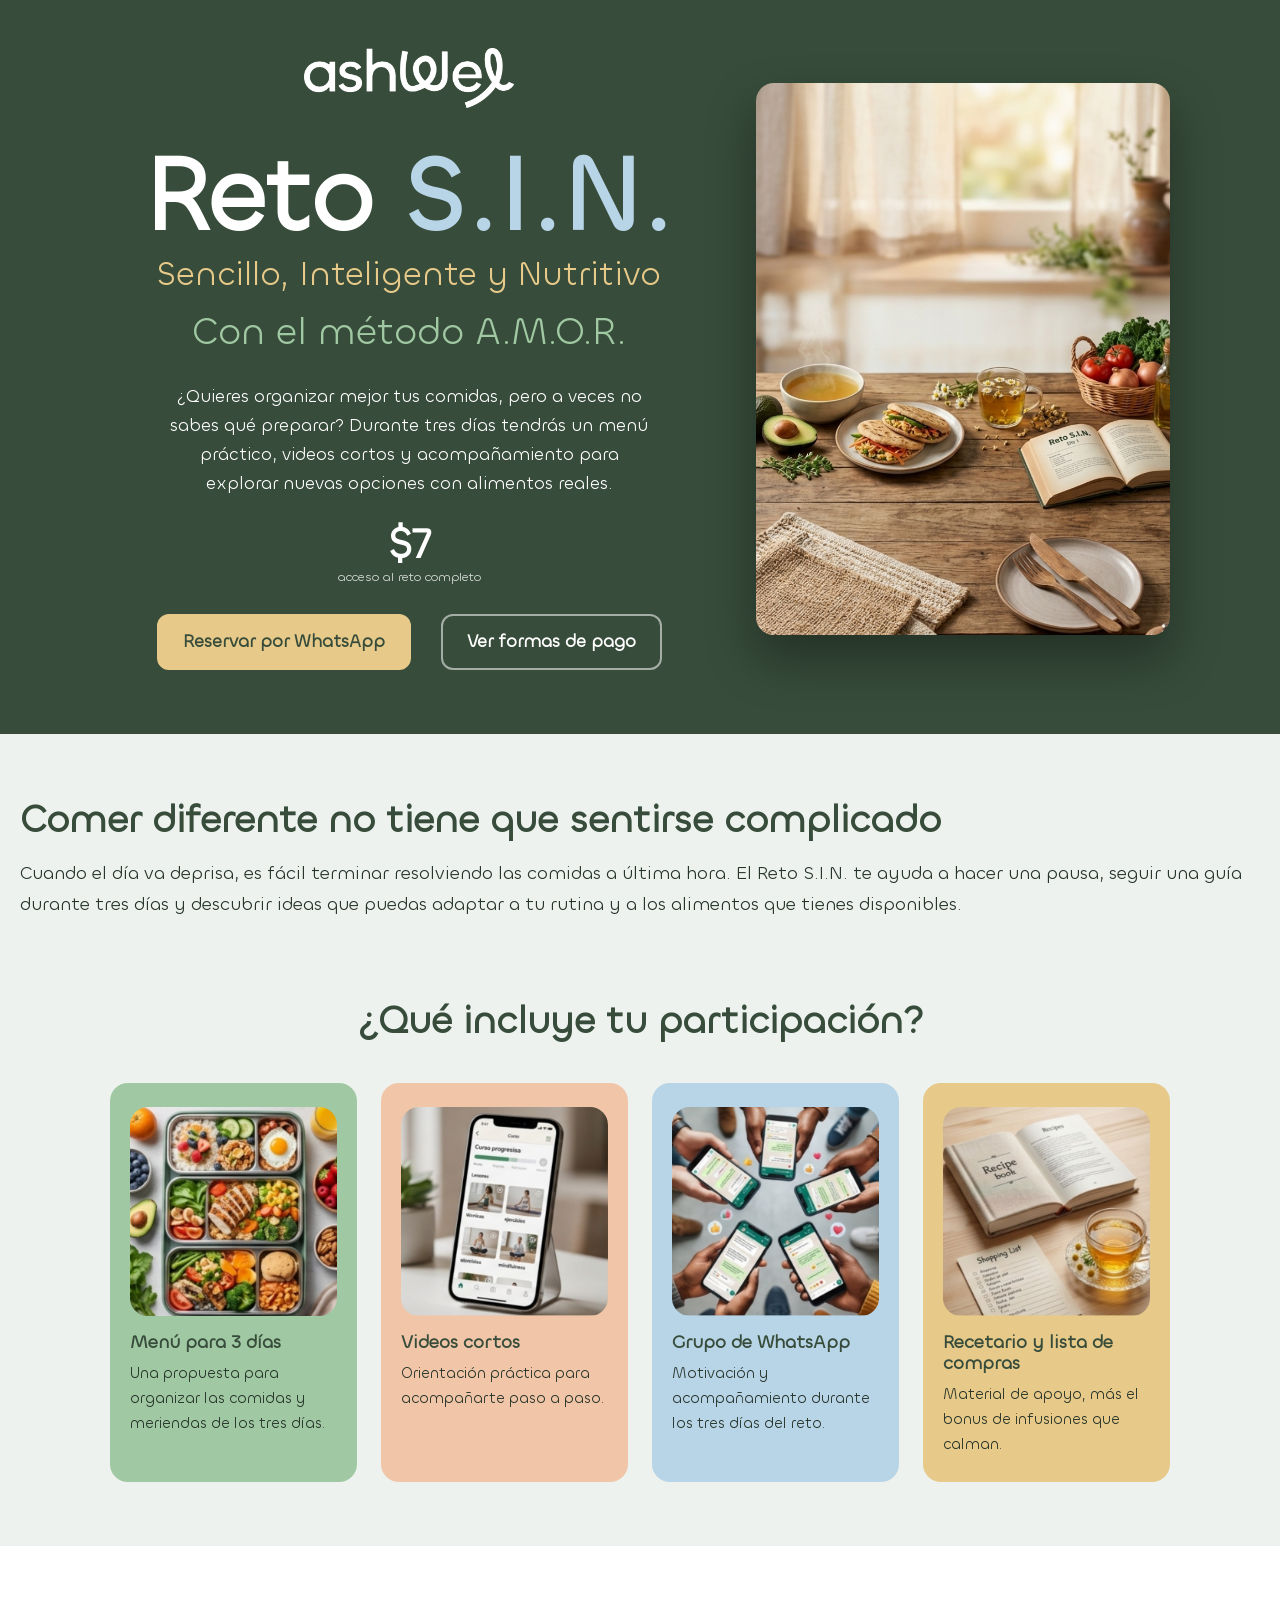
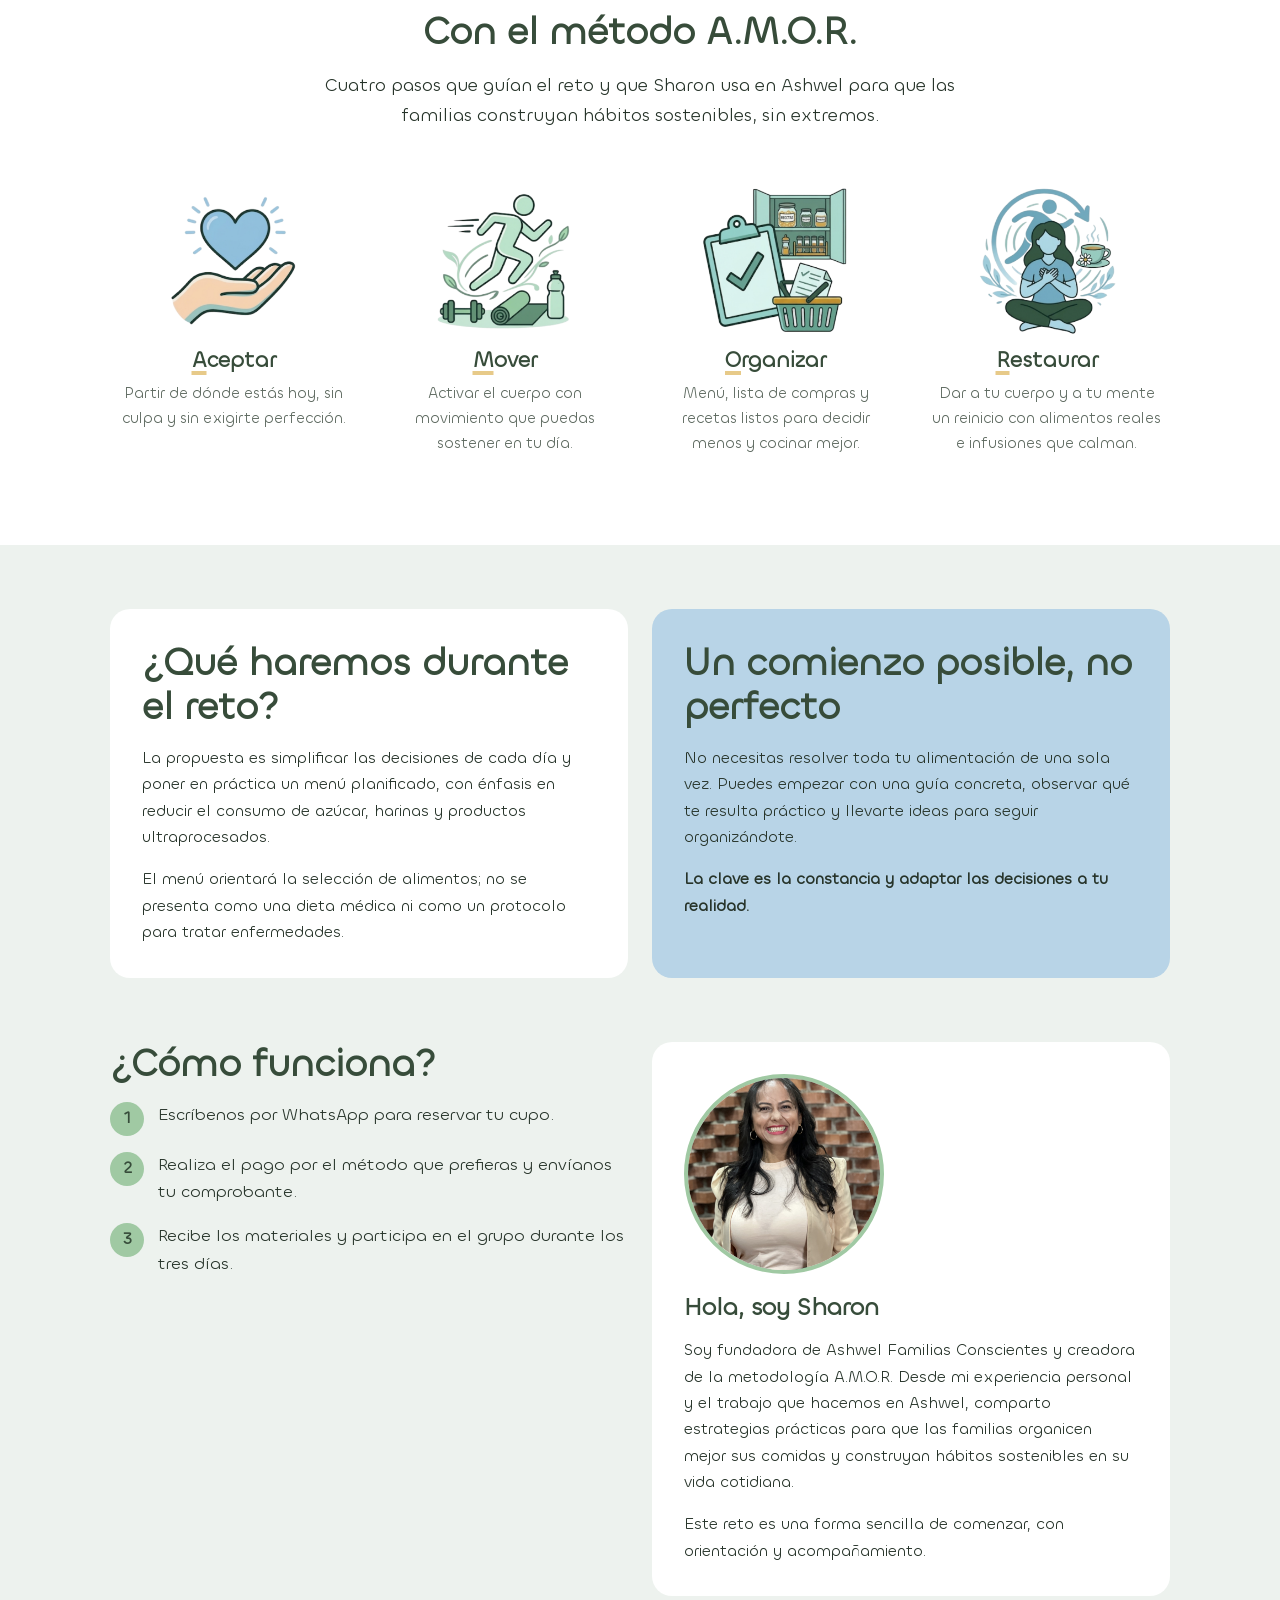
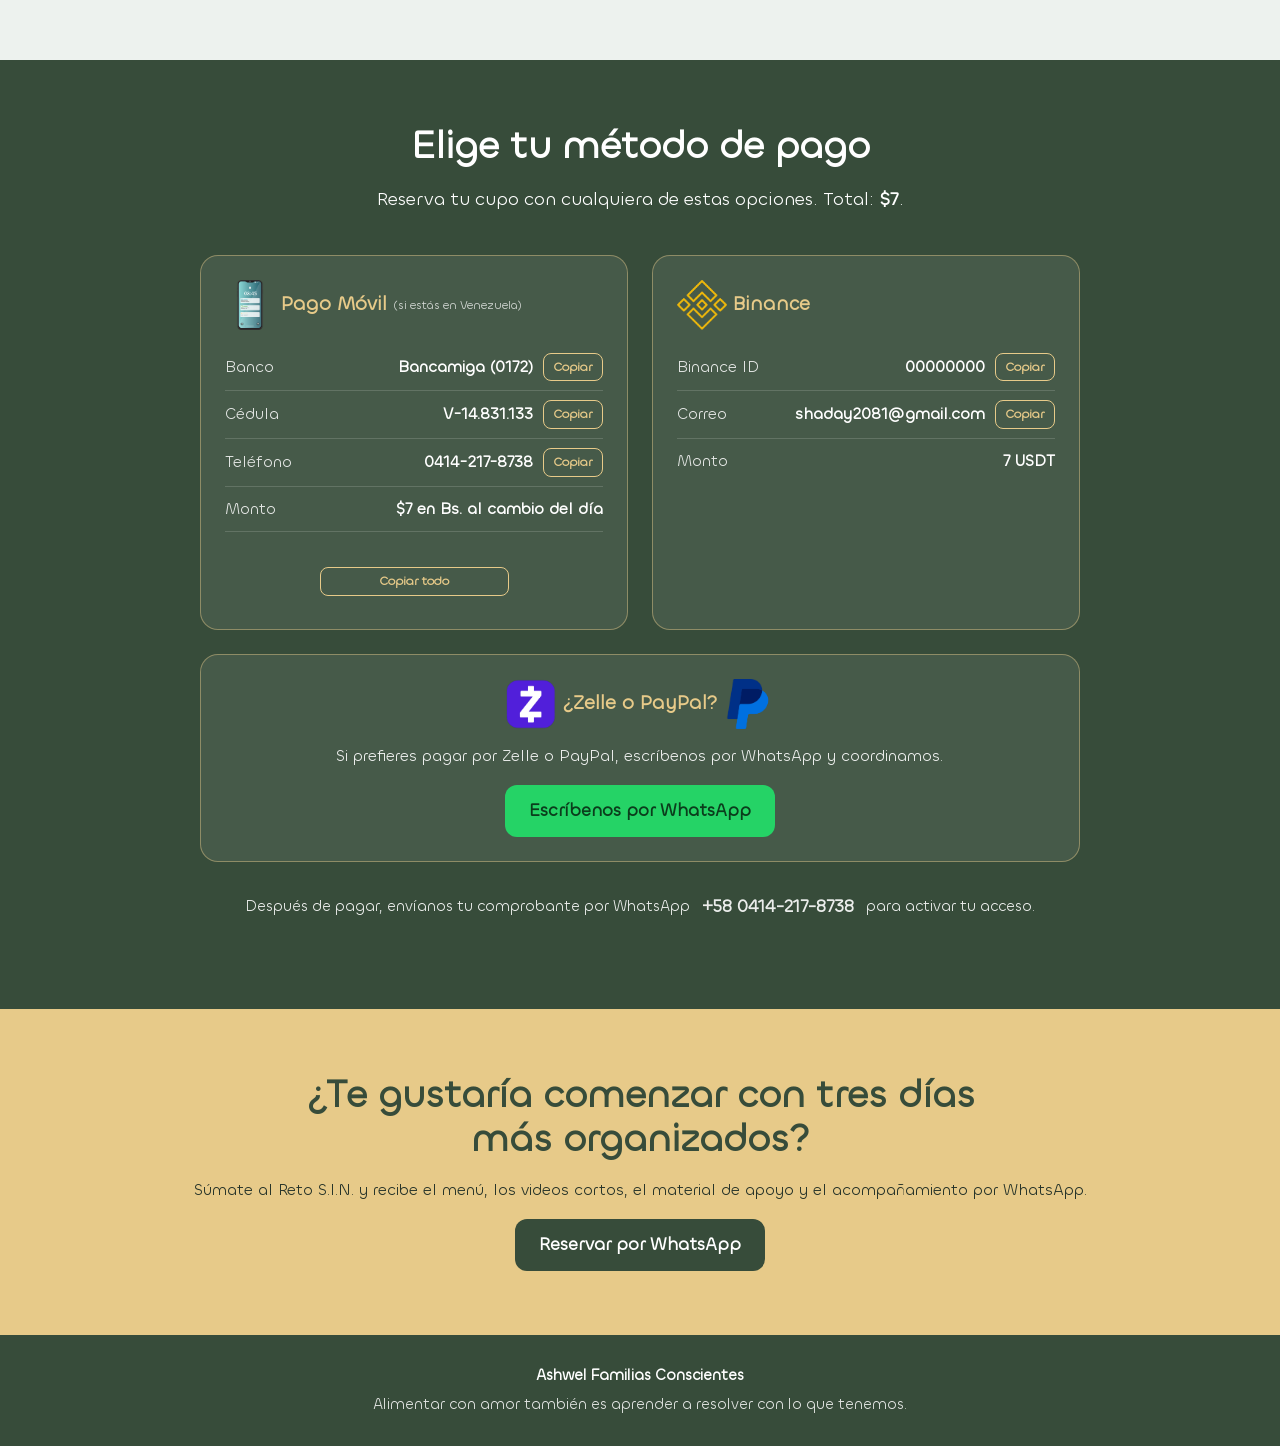
<file: education/sin/index.html>
<!DOCTYPE html>
<html lang="es">
<head>
  <meta charset="UTF-8">
  <meta name="viewport" content="width=device-width, initial-scale=1">
  <title>Reto S.I.N. · Sencillo Inteligente y Nutritivo | Ashwel Familias Conscientes</title>
  <meta name="description" content="Tres días con menú completo, recetario, lista de compras, videos cortos y acompañamiento por WhatsApp, con el método A.M.O.R. de Ashwel.">
  <meta name="theme-color" content="#374C3A">
  <link rel="icon" type="image/png" href="../../img/logo_mini_blanco.png">

  <!-- Logo VERDE OSCURO cuando la pestaña/sistema está en MODO CLARO -->
  <link rel="icon" type="image/png" href="../../img/logo_mini.png" media="(prefers-color-scheme: light)">

  <!-- Logo BLANCO cuando la pestaña/sistema está en MODO OSCURO -->
  <link rel="icon" type="image/png" href="../../img/logo_mini_blanco.png" media="(prefers-color-scheme: dark)">

  <!-- Compartir en redes (WhatsApp, Instagram, Facebook). CAMBIAR tudominio.com por tu dominio real -->
  <meta property="og:type" content="website">
  <meta property="og:locale" content="es_LA">
  <meta property="og:site_name" content="Ashwel Familias Conscientes">
  <meta property="og:title" content="Reto S.I.N. · Sencillo, Inteligente y Nutritivo · Reset Consciente en 3 Días.">
  <meta property="og:description" content=" Durante tres días tendrás un menú práctico, videos cortos y acompañamiento para explorar nuevas opciones con alimentos reales.">
  <meta property="og:url" content="https://ashwel.com/education/sin/">
  <meta property="og:image" content="https://ashwel.com/education/sin/img/portada-reto-sin.png">
  <meta property="og:image:width" content="800">
  <meta property="og:image:height" content="1066">
  <meta name="twitter:card" content="summary_large_image">
  <meta name="twitter:title" content="Reto S.I.N. · Sencillo, Inteligente y Nutritivo · Reset Consciente en 3 Días">
  <meta name="twitter:description" content="Sencillo, Inteligente y Nutritivo. Durante tres días tendrás un menú práctico, videos cortos y acompañamiento para explorar nuevas opciones con alimentos reales.">
  <meta name="twitter:image" content="https://ashwel.com/education/sin/img/portada-reto-sin.png">

  <!-- Bootstrap 5 + Bootstrap Icons -->
  <link href="https://cdn.jsdelivr.net/npm/bootstrap@5.3.3/dist/css/bootstrap.min.css" rel="stylesheet">
  <link href="https://cdn.jsdelivr.net/npm/bootstrap-icons@1.11.3/font/bootstrap-icons.min.css" rel="stylesheet">

  <!-- Tipografía oficial (Chillax) y estilos globales del proyecto -->
  <link rel="stylesheet" href="../../css/chillax.css">
  <link rel="stylesheet" href="../../css/styles.css">

  <!-- Estilos propios de esta landing (van al final para tener prioridad) -->
  <link rel="stylesheet" href="css/styles.css">
</head>
<body>

  <!-- HERO -->
  <header class="hero">
    <div class="container">
      <div class="row align-items-center g-4 g-lg-5">
        <div class="col-lg-7 order-2 order-lg-1">
          <img class="hero-logo" src="../../img/logo_blanco.png" alt="Ashwel Familias Conscientes">
          <p class="hero-kicker">Reto <span>S.I.N.</span></p>
          <h1>Sencillo, Inteligente y Nutritivo</h1>
          <p class="hero-sub">Con el método A.M.O.R.</p>
          <p class="hero-copy">
            ¿Quieres organizar mejor tus comidas, pero a veces no sabes qué preparar?
            Durante tres días tendrás un menú práctico, videos cortos y acompañamiento
            para explorar nuevas opciones con alimentos reales.
          </p>
          <div class="hero-actions justify-content-center">
            <div class="price">$7 <small>acceso al reto completo</small></div>
            <a class="btn btn-sin btn-lg btn-whatsapp js-whatsapp" href="https://wa.me/584140000000?text=Hola%2C%20quiero%20reservar%20mi%20cupo%20en%20el%20Reto%20S.I.N.%20de%20Ashwel." target="_blank" rel="noopener noreferrer">Reservar por WhatsApp</a>
            <a class="btn btn-ghost btn-lg btn-payments-type" href="#pago">Ver formas de pago</a>
          </div>
        </div>
        <div class="col-lg-5 order-1 order-lg-2 text-center">
          <img class="hero-cover" src="img/portada-reto-sin.png" alt="Portada del Reto S.I.N.: recetas, menús, lista de compras y bonus de infusiones que calman" width="480" height="640">
        </div>
      </div>
    </div>
  </header>

  <main>
    <!-- PROBLEMA -->
    <section class="section">
      <div class="container narrow">
        <h2>Comer diferente no tiene que sentirse complicado</h2>
        <p class="lead">
          Cuando el día va deprisa, es fácil terminar resolviendo las comidas a última hora.
          El Reto S.I.N. te ayuda a hacer una pausa, seguir una guía durante tres días y
          descubrir ideas que puedas adaptar a tu rutina y a los alimentos que tienes disponibles.
        </p>
      </div>
    </section>

    <!-- QUÉ INCLUYE -->
    <section class="section pt-0">
      <div class="container">
        <h2 class="text-center">¿Qué incluye tu participación?</h2>
        <div class="row g-3 g-lg-4 mt-2">
          <div class="col-6 col-lg-3">
            <article class="include h-100 tone-life">
              <img class="include-icon" src="img/menu.png" alt="3 presentaciones de comidas que representan lo que incluirás en el menús del reto" width="100%" height="auto">
              <h3 class="mt-3">Menú para 3 días</h3>
              <p>Una propuesta para organizar las comidas y meriendas de los tres días.</p>
            </article>
          </div>
          <div class="col-6 col-lg-3">
            <article class="include h-100 tone-sand">
              <img class="include-icon" src="img/short_videos.png" alt="Videos cortos que representan la orientación práctica del reto" width="100%" height="auto">
              <h3 class="mt-3">Videos cortos</h3>
              <p>Orientación práctica para acompañarte paso a paso.</p>
            </article>
          </div>
          <div class="col-6 col-lg-3">
            <article class="include h-100 tone-blue">
              <img class="include-icon" src="img/wa_groups.png" alt="Grupo de WhatsApp para motivación y acompañamiento durante el reto" width="100%" height="auto">
              <h3 class="mt-3">Grupo de WhatsApp</h3>
              <p>Motivación y acompañamiento durante los tres días del reto.</p>
            </article>
          </div>
          <div class="col-6 col-lg-3">
            <article class="include h-100 tone-crayola">
              <img class="include-icon" src="img/cook_book.png" alt="Recetario y lista de compras" width="100%" height="auto">
              <h3 class="mt-3">Recetario y lista de compras</h3>
              <p>Material de apoyo, más el bonus de infusiones que calman.</p>
            </article>
          </div>
        </div>
      </div>
    </section>

    <!-- MÉTODO A.M.O.R. -->
    <section class="section amor" id="metodo">
      <div class="container">
        <div class="row justify-content-center">
          <div class="col-lg-8 text-center">
            <h2>Con el método A.M.O.R.</h2>
            <p class="lead">
              Cuatro pasos que guían el reto y que Sharon usa en Ashwel para que las familias
              construyan hábitos sostenibles, sin extremos.
            </p>
          </div>
        </div>
        <div class="row g-3 g-lg-4 mt-2">
          <div class="col-6 col-lg-3">
            <div class="amor-item">
              <img src="img/amor-aceptar.png" alt="" width="72" height="72">
              <h3><span>A</span>ceptar</h3>
              <p>Partir de dónde estás hoy, sin culpa y sin exigirte perfección.</p>
            </div>
          </div>
          <div class="col-6 col-lg-3">
            <div class="amor-item">
              <img src="img/amor-mover.png" alt="" width="72" height="72">
              <h3><span>M</span>over</h3>
              <p>Activar el cuerpo con movimiento que puedas sostener en tu día.</p>
            </div>
          </div>
          <div class="col-6 col-lg-3">
            <div class="amor-item">
              <img src="img/amor-organizar.png" alt="" width="72" height="72">
              <h3><span>O</span>rganizar</h3>
              <p>Menú, lista de compras y recetas listos para decidir menos y cocinar mejor.</p>
            </div>
          </div>
          <div class="col-6 col-lg-3">
            <div class="amor-item">
              <img src="img/amor-restaurar.png" alt="" width="72" height="72">
              <h3><span>R</span>estaurar</h3>
              <p>Dar a tu cuerpo y a tu mente un reinicio con alimentos reales e infusiones que calman.</p>
            </div>
          </div>
        </div>
      </div>
    </section>

    <!-- QUÉ HAREMOS -->
    <section class="section">
      <div class="container">
        <div class="row g-4">
          <div class="col-lg-6">
            <div class="panel h-100">
              <h2>¿Qué haremos durante el reto?</h2>
              <p>
                La propuesta es simplificar las decisiones de cada día y poner en práctica un menú
                planificado, con énfasis en reducir el consumo de azúcar, harinas y productos ultraprocesados.
              </p>
              <p class="mb-0">
                El menú orientará la selección de alimentos; no se presenta como una dieta médica ni
                como un protocolo para tratar enfermedades.
              </p>
            </div>
          </div>
          <div class="col-lg-6">
            <div class="panel panel-blue h-100">
              <h2>Un comienzo posible, no perfecto</h2>
              <p>
                No necesitas resolver toda tu alimentación de una sola vez. Puedes empezar con una guía
                concreta, observar qué te resulta práctico y llevarte ideas para seguir organizándote.
              </p>
              <p class="mb-0"><strong>La clave es la constancia y adaptar las decisiones a tu realidad.</strong></p>
            </div>
          </div>
        </div>
      </div>
    </section>

    <!-- CÓMO FUNCIONA + SHARON -->
    <section class="section pt-0">
      <div class="container">
        <div class="row g-4 align-items-start">
          <div class="col-lg-6">
            <h2>¿Cómo funciona?</h2>
            <ol class="steps">
              <li>Escríbenos por WhatsApp para reservar tu cupo.</li>
              <li>Realiza el pago por el método que prefieras y envíanos tu comprobante.</li>
              <li>Recibe los materiales y participa en el grupo durante los tres días.</li>
            </ol>
          </div>
          <div class="col-lg-6">
            <div class="panel sharon">
              <img src="img/sharon.jpeg" alt="Sharon, fundadora de Ashwel Familias Conscientes" width="120" height="120">
              <div>
                <h2>Hola, soy Sharon</h2>
                <p>
                  Soy fundadora de Ashwel Familias Conscientes y creadora de la metodología A.M.O.R.
                  Desde mi experiencia personal y el trabajo que hacemos en Ashwel, comparto estrategias
                  prácticas para que las familias organicen mejor sus comidas y construyan hábitos
                  sostenibles en su vida cotidiana.
                </p>
                <p class="mb-0">Este reto es una forma sencilla de comenzar, con orientación y acompañamiento.</p>
              </div>
            </div>
          </div>
        </div>
      </div>
    </section>

    <!-- PAGO -->
    <section class="section pay" id="pago">
      <div class="container">
        <div class="narrow text-center">
          <h2>Elige tu método de pago</h2>
          <p class="lead">Reserva tu cupo con cualquiera de estas opciones. Total: <strong>$7</strong>.</p>
        </div>

        <div class="row g-3 g-lg-4 justify-content-center mt-1">
          <!-- Pago móvil -->
          <div class="col-md-6 col-lg-5">
            <div class="pay-card h-100">
              <h3>
                <span aria-hidden="true">
                  <img src="img/pago_movil.png" alt="Pago Móvil" width="50" height="50">
                </span> 
                Pago Móvil <small>(si estás en Venezuela)</small>
              </h3>
              <dl class="pay-list">
                <div><dt>Banco</dt><dd><span id="pm-banco">NOMBRE DEL BANCO</span><button type="button" class="copy" data-copy="pm-banco">Copiar</button></dd></div>
                <div><dt>Cédula</dt><dd><span id="pm-cedula">V-00.000.000</span><button type="button" class="copy" data-copy="pm-cedula">Copiar</button></dd></div>
                <div><dt>Teléfono</dt><dd><span id="pm-tel">0414 000 0000</span><button type="button" class="copy" data-copy="pm-tel">Copiar</button></dd></div>
                <div><dt>Monto</dt><dd>$7 en Bs. al cambio del día</dd></div>
                <br>
                <div class="d-none"><span id="pm-todo"></span></div>
                <div class="d-flex justify-content-center"><button type="button" class="copy copy-all" data-copy="pm-todo">Copiar todo</button></div>
              </dl>
            </div>
          </div>

          <!-- Binance -->
          <div class="col-md-6 col-lg-5">
            <div class="pay-card h-100">
              <h3>
                <span aria-hidden="true">
                  <img src="img/binance.png" alt="Binance" width="50" height="50">
                </span> 
                Binance
              </h3>
              <dl class="pay-list">
                <div><dt>Binance ID</dt><dd><span id="bn-id">00000000</span><button type="button" class="copy" data-copy="bn-id">Copiar</button></dd></div>
                <div><dt>Correo</dt><dd><span id="bn-mail">correo@ejemplo.com</span><button type="button" class="copy" data-copy="bn-mail">Copiar</button></dd></div>
                <div><dt>Monto</dt><dd>7 USDT</dd></div>
              </dl>
            </div>
          </div>

          <!-- Zelle / PayPal -->
          <div class="col-lg-10">
            <div class="pay-card pay-other text-center">
              <h3>
                <span aria-hidden="true">
                  <img src="img/zelle.png" alt="Zelle" width="50" height="50">
                </span> 
                ¿Zelle o PayPal?
                <span aria-hidden="true">
                  <img src="img/paypal.png" alt="PayPal" width="50" height="50">
                </span>
              </h3>
              <p>Si prefieres pagar por Zelle o PayPal, escríbenos por WhatsApp y coordinamos.</p>
              <a class="btn btn-wa btn-lg js-whatsapp" href="https://wa.me/584140000000?text=Hola%2C%20quiero%20pagar%20el%20Reto%20S.I.N.%20por%20Zelle%2FPayPal." target="_blank" rel="noopener noreferrer">Escríbenos por WhatsApp</a>
            </div>
          </div>
        </div>
        <p class="text-center pay-note">
          Después de pagar, envíanos tu comprobante por WhatsApp
          <a class="btn js-whatsapp p-2" href="https://wa.me/584140000000?text=Hola%2C%20quiero%20reportar%20mi%20comprobante%20de%20pago%20del%20Reto%20S.I.N." target="_blank" rel="noopener noreferrer">
            <strong class="cellphone pay">0414-000-0000</strong>
          </a>
          para activar tu acceso.
        </p>
      </div>
    </section>

    <!-- CTA FINAL -->
    <section class="final-cta">
      <div class="container narrow text-center">
        <h2>¿Te gustaría comenzar con tres días más organizados?</h2>
        <p>Súmate al Reto S.I.N. y recibe el menú, los videos cortos, el material de apoyo y el acompañamiento por WhatsApp.</p>
        <a class="btn btn-dark-sin btn-lg js-whatsapp" href="https://wa.me/584140000000?text=Hola%2C%20quiero%20reservar%20mi%20cupo%20en%20el%20Reto%20S.I.N.%20de%20Ashwel." target="_blank" rel="noopener noreferrer">Reservar por WhatsApp</a>
      </div>
    </section>
  </main>

  <footer class="site-footer">
    <strong>Ashwel Familias Conscientes</strong>
    <p>Alimentar con amor también es aprender a resolver con lo que tenemos.</p>
  </footer>

  <script src="https://cdn.jsdelivr.net/npm/bootstrap@5.3.3/dist/js/bootstrap.bundle.min.js"></script>
  <script src="js/main.js"></script>
</body>
</html>
</file>
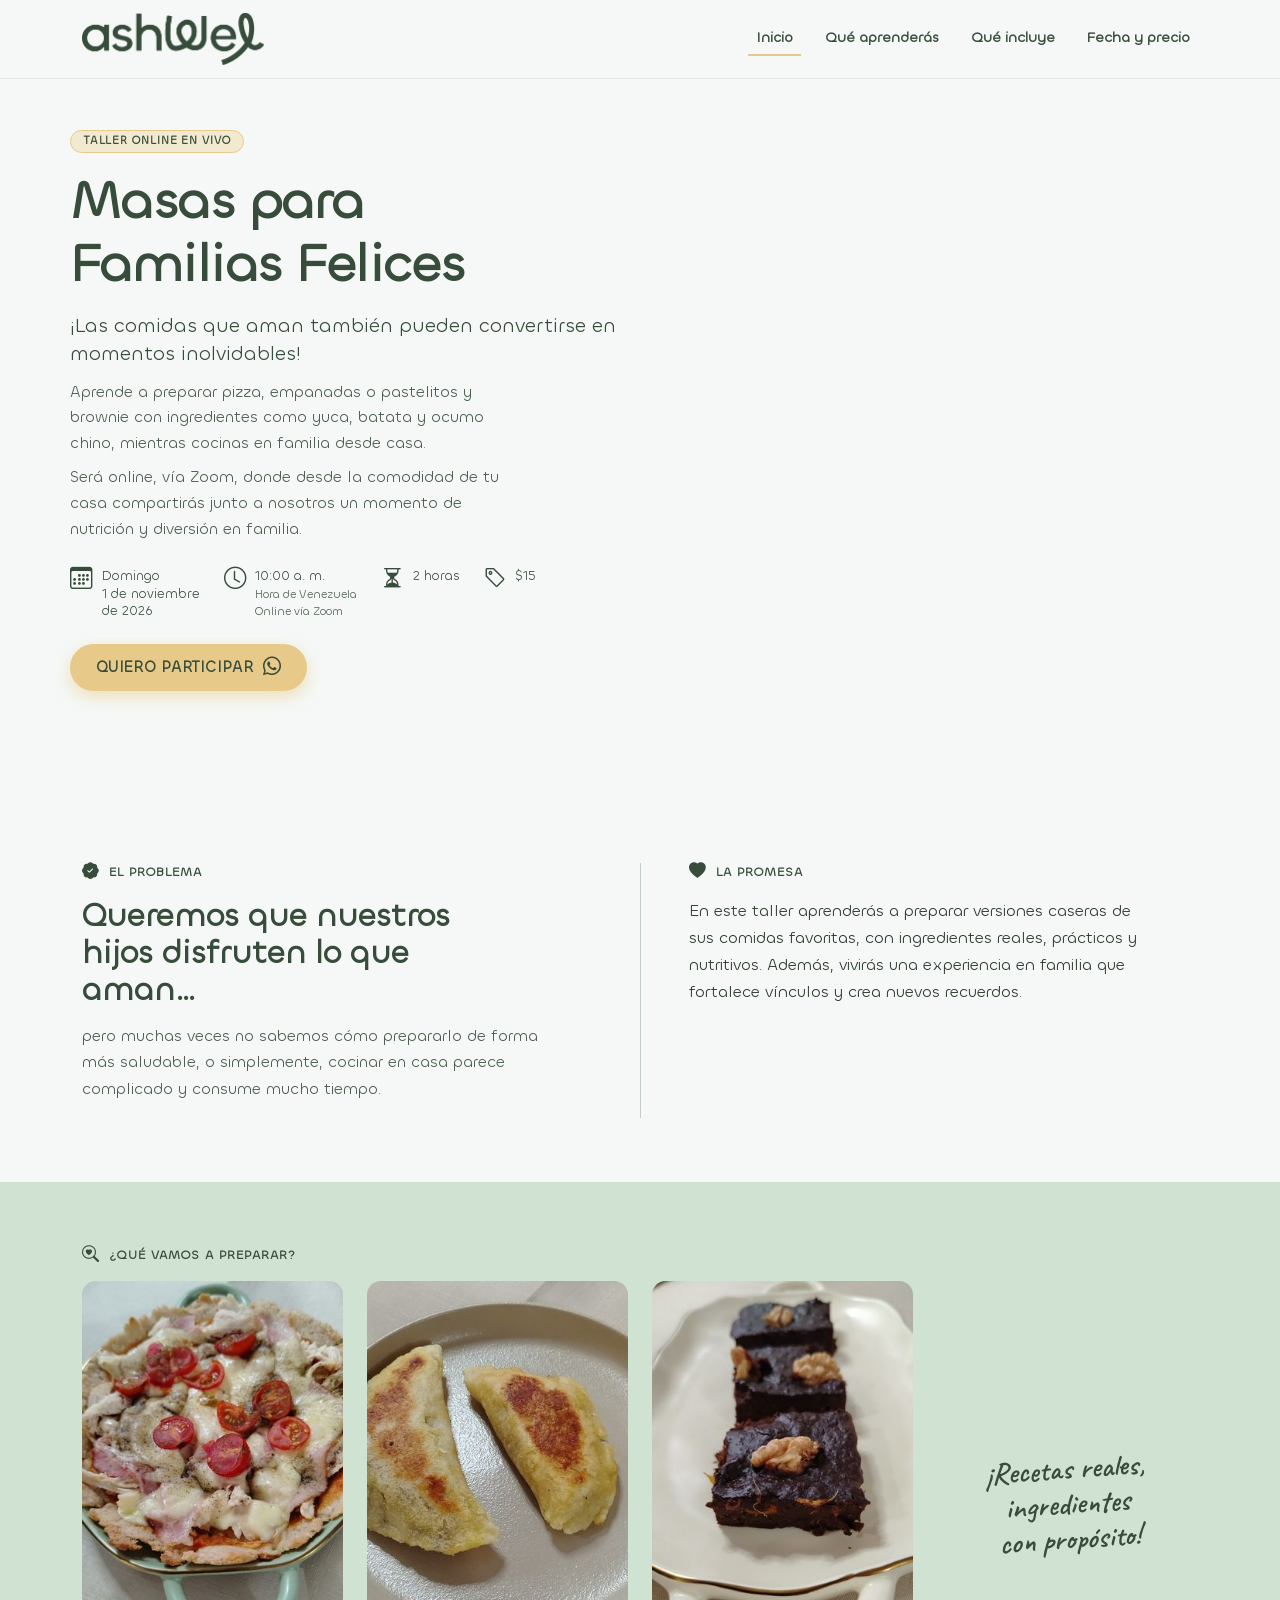
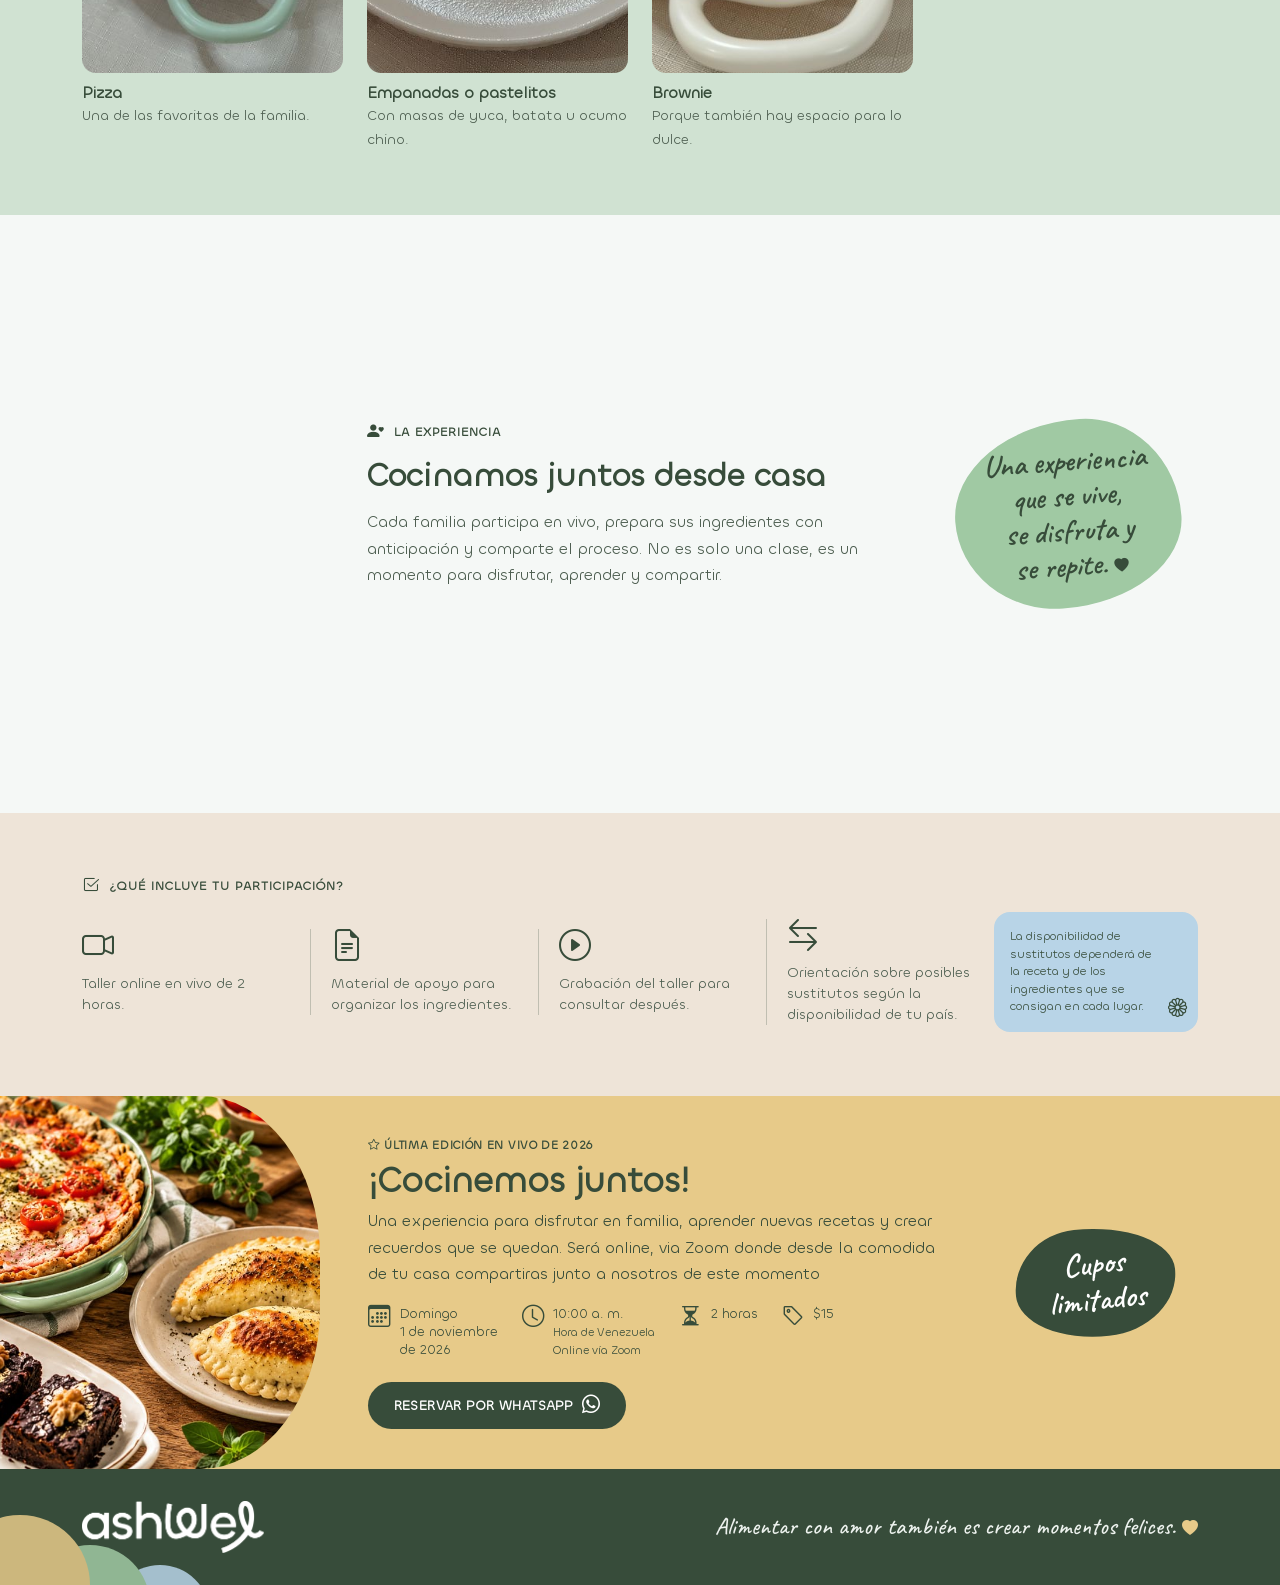
<file: education/taller-masas/index.html>
<!DOCTYPE html>
<html lang="es">
<head>
  <meta charset="UTF-8">
  <meta name="viewport" content="width=device-width, initial-scale=1">
  <title>Masas para Familias Felices | Taller online en vivo | Ashwel</title>
  <meta name="description" content="Taller online en vivo: aprende a preparar pizza, empanadas o pastelitos y brownie con ingredientes como yuca, batata y ocumo chino, cocinando en familia desde casa.">
  <meta name="theme-color" content="#374C3A">
  <link rel="icon" type="image/png" href="../../img/logo_mini_blanco.png">

  <!-- Logo VERDE OSCURO cuando la pestaña/sistema está en MODO CLARO -->
  <link rel="icon" type="image/png" href="../../img/logo_mini.png" media="(prefers-color-scheme: light)">

  <!-- Logo BLANCO cuando la pestaña/sistema está en MODO OSCURO -->
  <link rel="icon" type="image/png" href="../../img/logo_mini_blanco.png" media="(prefers-color-scheme: dark)">

  <!-- Vista previa al compartir (WhatsApp, Facebook, Instagram, LinkedIn…) -->
  <!-- IMPORTANTE: cambia "https://www.ashwel.com" por tu dominio real -->
  <link rel="canonical" href="https://www.ashwel.com/education/taller-masas/">
  <meta property="og:type" content="website">
  <meta property="og:locale" content="es_ES">
  <meta property="og:site_name" content="Ashwel – Familias conscientes">
  <meta property="og:title" content="Masas para Familias Felices | Taller online en vivo">
  <meta property="og:description" content="Cocina en familia desde casa: pizza, empanadas o pastelitos y brownie con yuca, batata y ocumo chino. Domingo 1 de noviembre, 10:00 a. m. (hora de Venezuela).">
  <meta property="og:url" content="https://www.ashwel.com/education/taller-masas/">
  <meta property="og:image" content="https://www.ashwel.com/education/taller-masas/img/og-taller.jpeg">
  <meta property="og:image:width" content="720">
  <meta property="og:image:height" content="1280">
  <meta property="og:image:alt" content="Taller Masas para Familias Felices – Ashwel">
  <meta name="twitter:card" content="summary_large_image">
  <meta name="twitter:title" content="Masas para Familias Felices | Taller online en vivo">
  <meta name="twitter:description" content="Cocina en familia desde casa: pizza, empanadas o pastelitos y brownie con ingredientes reales.">
  <meta name="twitter:image" content="https://www.ashwel.com/education/taller-masas/img/og-taller.jpeg">

  <!-- Tipografía oficial (Chillax) y estilos globales del proyecto -->
  <link rel="stylesheet" href="../../css/chillax.css">
  <link rel="stylesheet" href="../../css/styles.css">

  <!-- Fuente manuscrita solo para las notas decorativas -->
  <link rel="preconnect" href="https://fonts.googleapis.com">
  <link rel="preconnect" href="https://fonts.gstatic.com" crossorigin>
  <link href="https://fonts.googleapis.com/css2?family=Caveat:wght@500;600&display=swap" rel="stylesheet">

  <!-- Bootstrap 5 + Bootstrap Icons -->
  <link href="https://cdn.jsdelivr.net/npm/bootstrap@5.3.3/dist/css/bootstrap.min.css" rel="stylesheet">
  <link href="https://cdn.jsdelivr.net/npm/bootstrap-icons@1.11.3/font/bootstrap-icons.min.css" rel="stylesheet">

  <!-- Estilos propios de esta landing (van al final para tener prioridad) -->
  <link href="css/styles.css" rel="stylesheet">
</head>
<body data-bs-spy="scroll" data-bs-target="#menuPrincipal" data-bs-offset="90" tabindex="0">

  <!-- ============ HEADER ============ -->
  <header class="site-header">
    <nav class="navbar navbar-expand-lg" aria-label="Navegación principal">
      <div class="container">
        <a class="navbar-brand" href="#inicio">
          <img src="../../img/logo.png" alt="Ashwel – Familias conscientes" width="150" height="56">
        </a>
        <button class="navbar-toggler" type="button" data-bs-toggle="collapse" data-bs-target="#menuPrincipal"
                aria-controls="menuPrincipal" aria-expanded="false" aria-label="Abrir menú">
          <i class="bi bi-list"></i>
        </button>
        <div class="collapse navbar-collapse justify-content-end" id="menuPrincipal">
          <ul class="navbar-nav gap-lg-3">
            <li class="nav-item"><a class="nav-link" href="#inicio">Inicio</a></li>
            <li class="nav-item"><a class="nav-link" href="#aprenderas">Qué aprenderás</a></li>
            <li class="nav-item"><a class="nav-link" href="#incluye">Qué incluye</a></li>
            <li class="nav-item"><a class="nav-link" href="#fecha">Fecha y precio</a></li>
          </ul>
        </div>
      </div>
    </nav>
  </header>

  <main>

    <!-- ============ HERO ============ -->
    <section id="inicio" class="hero pt-0">
      <div class="hero__media">
        <div class="w-100 h-100 d-flex justify-content-center justify-content-lg-end align-items-center">
          <!-- <img src="img/hero-familia.png" alt="Una mamá y sus dos hijos preparando una pizza juntos en la cocina"> -->
          <iframe class="rounded-5" src="https://www.youtube-nocookie.com/embed/VZnPVdl0578?si=Pl4wbobdQeNSGEig" title="YouTube video player" frameborder="0" allow="accelerometer; autoplay; clipboard-write; encrypted-media; gyroscope; picture-in-picture; web-share" referrerpolicy="strict-origin-when-cross-origin" allowfullscreen></iframe>
        </div>
        <p class="nota nota--hero d-none">Cocinar juntos<br>también es<br>cuidarnos</p>
      </div>

      <div class="hero__panel">
        <div class="hero__content">
          <span class="badge-taller">Taller online en vivo</span>
          <h1>Masas para<br>Familias Felices</h1>
          <p class="hero__lead">¡Las comidas que aman también pueden convertirse en momentos inolvidables!</p>
          <p class="hero__text">Aprende a preparar pizza, empanadas o pastelitos y brownie con ingredientes como yuca, batata y ocumo chino, mientras cocinas en familia desde casa.</p>
          <p class="hero__text mt-2">Será online, vía Zoom, donde desde la comodidad de tu casa compartirás junto a nosotros un momento de nutrición y diversión en familia.</p>

          <ul class="datos" aria-label="Datos del taller">
            <li><i class="bi bi-calendar3" aria-hidden="true"></i><span>Domingo<br>1 de noviembre<br>de 2026</span></li>
            <li><i class="bi bi-clock" aria-hidden="true"></i><span>10:00 a. m.<br><small>Hora de Venezuela</small><br><small>Online vía Zoom</small></span></li>
            <li><i class="bi bi-hourglass-split" aria-hidden="true"></i><span>2 horas</span></li>
            <li><i class="bi bi-tag" aria-hidden="true"></i><span>$15</span></li>
          </ul>

          <a class="btn btn-ashwel-gold js-whatsapp" href="https://wa.me/580000000000?text=Hola%2C%20quiero%20participar%20en%20el%20taller%20Masas%20para%20Familias%20Felices"
             target="_blank" rel="noopener">
            Quiero participar <i class="bi bi-whatsapp" aria-hidden="true"></i>
          </a>
        </div>
      </div>
    </section>

    <!-- ============ PROBLEMA / PROMESA ============ -->
    <section class="section section--problema" id="problema">
      <div class="container">
        <div class="row g-4 g-lg-0">
          <div class="col-lg-6 pe-lg-5">
            <p class="label"><i class="bi bi-patch-check-fill" aria-hidden="true"></i> El problema</p>
            <h2>Queremos que nuestros hijos disfruten lo que aman…</h2>
            <p>pero muchas veces no sabemos cómo prepararlo de forma más saludable, o simplemente, cocinar en casa parece complicado y consume mucho tiempo.</p>
          </div>
          <div class="col-lg-6 ps-lg-5 divider-lg">
            <p class="label"><i class="bi bi-heart-fill" aria-hidden="true"></i> La promesa</p>
            <p class="promesa">En este taller aprenderás a preparar versiones caseras de sus comidas favoritas, con ingredientes reales, prácticos y nutritivos. Además, vivirás una experiencia en familia que fortalece vínculos y crea nuevos recuerdos.</p>
          </div>
        </div>
      </div>
    </section>

    <!-- ============ QUÉ VAMOS A PREPARAR ============ -->
    <section class="section section--preparar" id="aprenderas">
      <div class="container">
        <p class="label"><i class="bi bi-search-heart" aria-hidden="true"></i> ¿Qué vamos a preparar?</p>
        <div class="row g-4 align-items-center">
          <div class="col-lg-9">
            <div class="row g-3 g-md-4">
              <div class="col-md-4 col-sm-6">
                <article class="receta">
                  <img src="img/pizza.jpg" alt="Pizza casera con vegetales" loading="lazy">
                  <h3>Pizza</h3>
                  <p>Una de las favoritas de la familia.</p>
                </article>
              </div>
              <div class="col-md-4 col-sm-6">
                <article class="receta">
                  <img src="img/empanadas.jpg" alt="Empanadas o pastelitos dorados" loading="lazy">
                  <h3>Empanadas o pastelitos</h3>
                  <p>Con masas de yuca, batata u ocumo chino.</p>
                </article>
              </div>
              <div class="col-md-4 col-sm-12">
                <article class="receta">
                  <img src="img/brownie.jpg" alt="Brownies de chocolate" loading="lazy">
                  <h3>Brownie</h3>
                  <p>Porque también hay espacio para lo dulce.</p>
                </article>
              </div>
            </div>
          </div>
          <div class="col-lg-3 mt-lg-0 text-center">
            <p class="nota nota--verde">¡Recetas reales,<br>ingredientes<br>con propósito!</p>
          </div>
        </div>
      </div>
    </section>

    <!-- ============ LA EXPERIENCIA ============ -->
    <section class="section section--experiencia" id="experiencia">
      <div class="container">
        <div class="row g-4 align-items-center">
          <div class="col-lg-3 d-flex justify-content-center" data-src="https://www.tiktok.com/@sharon_ashwel/video/7604669082734054676">
            <iframe class="rounded-4 experiencia__img" width="100%" src="https://www.youtube.com/embed/X7FQRF3xLf0" title="YouTube video player" frameborder="0" allow="accelerometer; autoplay; clipboard-write; encrypted-media; gyroscope; picture-in-picture; web-share" referrerpolicy="strict-origin-when-cross-origin" allowfullscreen></iframe>
          </div>
          <div class="col-lg-6">
            <p class="label"><i class="bi bi-person-heart" aria-hidden="true"></i> La experiencia</p>
            <h2>Cocinamos juntos desde casa</h2>
            <p>Cada familia participa en vivo, prepara sus ingredientes con anticipación y comparte el proceso. No es solo una clase, es un momento para disfrutar, aprender y compartir.</p>
          </div>
          <div class="col-lg-3 text-center">
            <p class="nota nota--mancha">Una experiencia<br>que se vive,<br>se disfruta y<br>se repite. <i class="bi bi-heart-fill" aria-hidden="true"></i></p>
          </div>
        </div>
      </div>
    </section>

    <!-- ============ QUÉ INCLUYE ============ -->
    <section class="section section--incluye" id="incluye">
      <div class="container">
        <p class="label"><i class="bi bi-check2-square" aria-hidden="true"></i> ¿Qué incluye tu participación?</p>
        <div class="row row-cols-1 row-cols-sm-2 row-cols-lg-5 g-4 align-items-center incluye__lista">
          <div class="col">
            <div class="incluye__item">
              <i class="bi bi-camera-video" aria-hidden="true"></i>
              <p>Taller online en vivo de 2 horas.</p>
            </div>
          </div>
          <div class="col">
            <div class="incluye__item">
              <i class="bi bi-file-earmark-text" aria-hidden="true"></i>
              <p>Material de apoyo para organizar los ingredientes.</p>
            </div>
          </div>
          <div class="col">
            <div class="incluye__item">
              <i class="bi bi-play-circle" aria-hidden="true"></i>
              <p>Grabación del taller para consultar después.</p>
            </div>
          </div>
          <div class="col">
            <div class="incluye__item">
              <i class="bi bi-arrow-left-right" aria-hidden="true"></i>
              <p>Orientación sobre posibles sustitutos según la disponibilidad de tu país.</p>
            </div>
          </div>
          <div class="col">
            <div class="aviso">
              <p>La disponibilidad de sustitutos dependerá de la receta y de los ingredientes que se consigan en cada lugar.</p>
              <i class="bi bi-flower1 aviso__icono" aria-hidden="true"></i>
            </div>
          </div>
        </div>
      </div>
    </section>

    <!-- ============ CTA FINAL ============ -->
    <section class="cta" id="fecha">
      <div class="row g-0 align-items-stretch">
        <div class="col-lg-3 cta__media">
          <img src="img/cta-comidas.jpeg" alt="Pizza, empanadas y brownies sobre la mesa" loading="lazy">
        </div>
        <div class="col-lg-9">
          <div class="cta__content container-fluid">
            <div class="row align-items-center g-4">
              <div class="col-md-8">
                <p class="cta__edicion"><i class="bi bi-star" aria-hidden="true"></i> Última edición en vivo de 2026</p>
                <h2>¡Cocinemos juntos!</h2>
                <p>Una experiencia para disfrutar en familia, aprender nuevas recetas y crear recuerdos que se quedan. Será online, via Zoom donde desde la comodida de tu casa compartiras junto a nosotros de este momento</p>

                <ul class="datos datos--cta" aria-label="Datos del taller">
                  <li><i class="bi bi-calendar3" aria-hidden="true"></i><span>Domingo<br>1 de noviembre<br>de 2026</span></li>
                  <li><i class="bi bi-clock" aria-hidden="true"></i><span>10:00 a. m.<br><small>Hora de Venezuela</small><br><small>Online vía Zoom</small></span></li>
                  <li><i class="bi bi-hourglass-split" aria-hidden="true"></i><span>2 horas</span></li>
                  <li><i class="bi bi-tag" aria-hidden="true"></i><span>$15</span></li>
                </ul>

                <a class="btn btn-ashwel-dark js-whatsapp" href="https://wa.me/580000000000?text=Hola%2C%20quiero%20reservar%20mi%20cupo%20en%20el%20taller%20Masas%20para%20Familias%20Felices"
                   target="_blank" rel="noopener">
                  Reservar por WhatsApp <i class="bi bi-whatsapp" aria-hidden="true"></i>
                </a>
              </div>
              <div class="col-md-4 text-center">
                <p class="nota nota--cupos">Cupos<br>limitados</p>
              </div>
            </div>
          </div>
        </div>
      </div>
    </section>

  </main>

  <!-- ============ FOOTER ============ -->
  <footer class="site-footer">
    <div class="container">
      <div class="row align-items-center g-3">
        <div class="col-md-6 text-center text-md-start">
          <img src="../../img/logo_blanco.png" alt="Ashwel – Familias conscientes" width="150" height="56">
        </div>
        <div class="col-md-6 text-center text-md-end">
          <p class="footer__frase">Alimentar con amor también es crear momentos felices. <i class="bi bi-heart-fill" aria-hidden="true"></i></p>
        </div>
      </div>
    </div>
  </footer>

  <script src="https://cdn.jsdelivr.net/npm/bootstrap@5.3.3/dist/js/bootstrap.bundle.min.js"></script>
  <script src="js/main.js"></script>
</body>
</html>
</file>
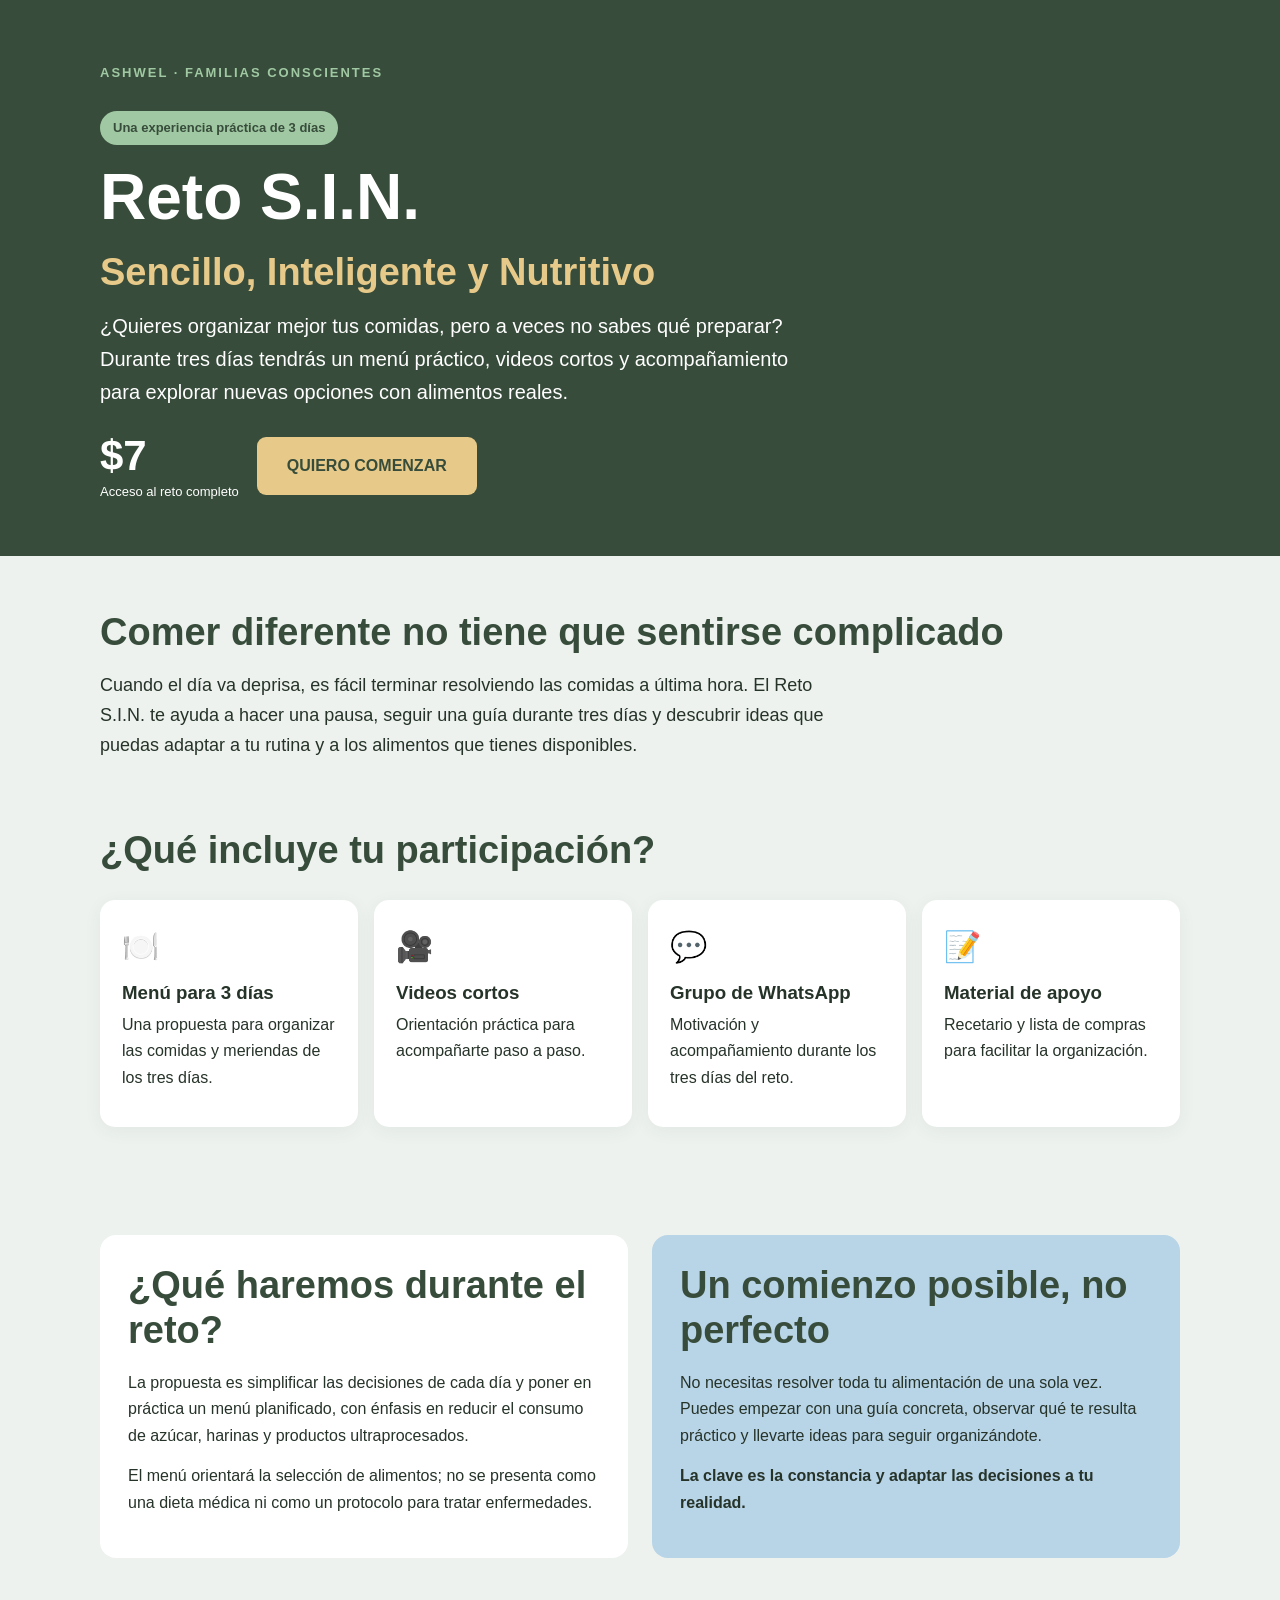
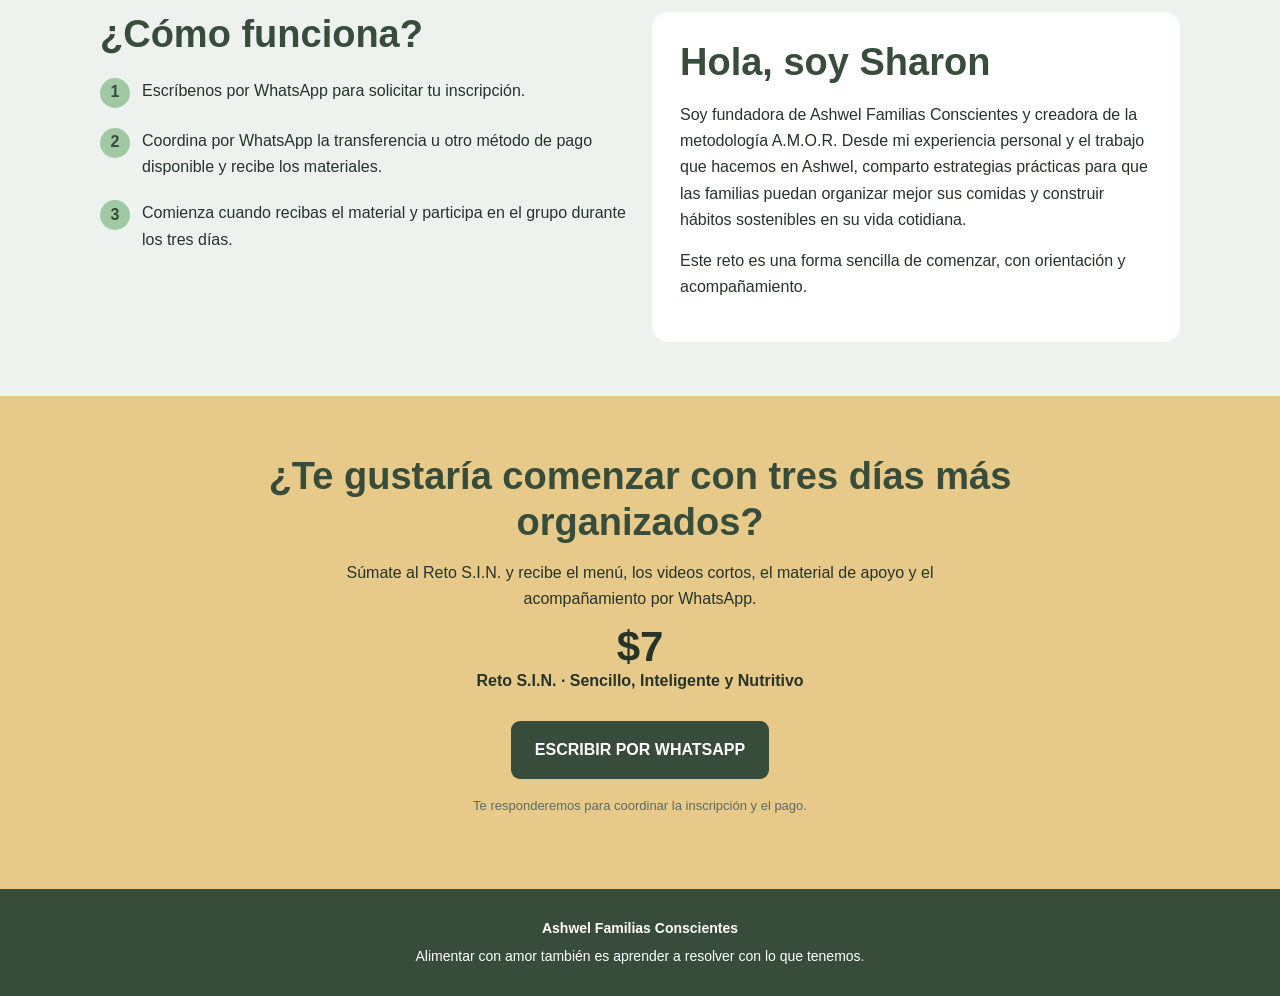
<file: education/sin/landing.html>
<!DOCTYPE html>
<html lang="es">
<head>
  <meta charset="UTF-8">
  <meta name="viewport" content="width=device-width, initial-scale=1">
  <meta name="description" content="Reto S.I.N. de Ashwel: tres días con menú completo, recetario, lista de compras, videos cortos y acompañamiento por WhatsApp.">
  <meta name="theme-color" content="#374C3A">
  <title>Reto S.I.N. | Ashwel Familias Conscientes</title>
  <style>
    :root {
      --ashwel: #374C3A;
      --life: #A0C9A3;
      --crayola: #E7CA89;
      --desert: #F1C6A8;
      --blue: #B8D4E7;
      --calm: #EDF2EE;
      --white: #FFFFFF;
      --ink: #263329;
      --muted: #5E6A60;
    }
    * { box-sizing: border-box; }
    html { scroll-behavior: smooth; }
    body {
      margin: 0;
      color: var(--ink);
      background: var(--calm);
      font-family: Arial, Helvetica, sans-serif;
      line-height: 1.65;
    }
    a { color: inherit; }
    .wrap { width: min(1080px, calc(100% - 36px)); margin: 0 auto; }
    .hero {
      background: var(--ashwel);
      color: var(--white);
      padding: 62px 0 58px;
    }
    .brand {
      color: var(--life);
      font-size: 13px;
      font-weight: 700;
      letter-spacing: 2px;
      text-transform: uppercase;
    }
    .eyebrow {
      display: inline-block;
      margin-top: 28px;
      background: var(--life);
      color: var(--ashwel);
      border-radius: 999px;
      padding: 6px 13px;
      font-size: 13px;
      font-weight: 700;
    }
    h1 {
      max-width: 760px;
      font-size: clamp(38px, 6vw, 64px);
      line-height: 1.08;
      margin: 18px 0;
    }
    h2 {
      font-size: clamp(27px, 4vw, 38px);
      line-height: 1.2;
      margin: 0 0 16px;
      color: var(--ashwel);
    }
    h3 { margin: 10px 0 7px; line-height: 1.25; }
    p { margin: 0 0 14px; }
    .hero-copy { max-width: 720px; font-size: clamp(17px, 2.4vw, 20px); }
    .hero-bottom {
      display: flex;
      flex-wrap: wrap;
      gap: 18px;
      align-items: center;
      margin-top: 26px;
    }
    .price { font-size: 42px; font-weight: 800; line-height: 1; }
    .price small { display: block; font-size: 13px; font-weight: 400; margin-top: 8px; }
    .button {
      display: inline-block;
      background: var(--crayola);
      color: var(--ashwel);
      text-decoration: none;
      font-weight: 800;
      padding: 14px 22px;
      border-radius: 9px;
      text-align: center;
      border: 2px solid transparent;
    }
    .button:hover { filter: brightness(.97); }
    .hero .button { min-width: 220px; }
    .section { padding: 54px 0; }
    .intro { max-width: 760px; font-size: 18px; }
    .cards {
      display: grid;
      grid-template-columns: repeat(4, minmax(0, 1fr));
      gap: 16px;
      margin-top: 26px;
    }
    .card {
      background: var(--white);
      border-radius: 15px;
      padding: 22px;
      box-shadow: 0 4px 18px rgba(55, 76, 58, .06);
    }
    .icon { font-size: 30px; }
    .two-col {
      display: grid;
      grid-template-columns: 1fr 1fr;
      gap: 24px;
      align-items: start;
    }
    .soft {
      background: var(--white);
      padding: 28px;
      border-radius: 16px;
    }
    .blue { background: var(--blue); }
    ul { padding-left: 22px; margin: 12px 0 0; }
    li { padding: 4px 0; }
    .steps {
      counter-reset: step;
      list-style: none;
      padding: 0;
    }
    .steps li {
      counter-increment: step;
      display: flex;
      gap: 12px;
      margin: 12px 0;
    }
    .steps li::before {
      content: counter(step);
      flex: 0 0 30px;
      height: 30px;
      display: grid;
      place-items: center;
      border-radius: 50%;
      background: var(--life);
      color: var(--ashwel);
      font-weight: 800;
    }
    .cta {
      background: var(--crayola);
      padding: 58px 0;
      text-align: center;
    }
    .cta h2 { max-width: 760px; margin: 0 auto 14px; }
    .cta p { max-width: 680px; margin: 0 auto 14px; }
    .cta .button {
      background: var(--ashwel);
      color: var(--white);
      margin-top: 12px;
    }
    .small { color: var(--muted); font-size: 13px; }
    footer {
      background: var(--ashwel);
      color: var(--white);
      padding: 28px 18px;
      text-align: center;
      font-size: 14px;
    }
    footer p { margin: 5px 0 0; }
    @media (max-width: 800px) {
      .cards { grid-template-columns: repeat(2, minmax(0, 1fr)); }
      .two-col { grid-template-columns: 1fr; }
      .hero { padding: 44px 0; }
    }
    @media (max-width: 480px) {
      .wrap { width: min(100% - 28px, 1080px); }
      .cards { grid-template-columns: 1fr; }
      .hero-bottom { align-items: stretch; flex-direction: column; }
      .hero .button { width: 100%; }
      .section { padding: 40px 0; }
      .soft { padding: 22px; }
    }
  </style>
</head>
<body>
  <header class="hero">
    <div class="wrap">
      <div class="brand">Ashwel · Familias Conscientes</div>
      <div class="eyebrow">Una experiencia práctica de 3 días</div>
      <h1>Reto S.I.N.</h1>
      <h2 style="color: var(--crayola); margin-bottom: 14px;">Sencillo, Inteligente y Nutritivo</h2>
      <p class="hero-copy">
        ¿Quieres organizar mejor tus comidas, pero a veces no sabes qué preparar?
        Durante tres días tendrás un menú práctico, videos cortos y acompañamiento
        para explorar nuevas opciones con alimentos reales.
      </p>
      <div class="hero-bottom">
        <div class="price">$7<small>Acceso al reto completo</small></div>
        <a class="button" href="#inscripcion">QUIERO COMENZAR</a>
      </div>
    </div>
  </header>

  <main>
    <section class="section">
      <div class="wrap">
        <h2>Comer diferente no tiene que sentirse complicado</h2>
        <p class="intro">
          Cuando el día va deprisa, es fácil terminar resolviendo las comidas a última
          hora. El Reto S.I.N. te ayuda a hacer una pausa, seguir una guía durante tres
          días y descubrir ideas que puedas adaptar a tu rutina y a los alimentos que
          tienes disponibles.
        </p>
      </div>
    </section>

    <section class="section" style="padding-top: 0;">
      <div class="wrap">
        <h2>¿Qué incluye tu participación?</h2>
        <div class="cards">
          <article class="card">
            <div class="icon" aria-hidden="true">🍽️</div>
            <h3>Menú para 3 días</h3>
            <p>Una propuesta para organizar las comidas y meriendas de los tres días.</p>
          </article>
          <article class="card">
            <div class="icon" aria-hidden="true">🎥</div>
            <h3>Videos cortos</h3>
            <p>Orientación práctica para acompañarte paso a paso.</p>
          </article>
          <article class="card">
            <div class="icon" aria-hidden="true">💬</div>
            <h3>Grupo de WhatsApp</h3>
            <p>Motivación y acompañamiento durante los tres días del reto.</p>
          </article>
          <article class="card">
            <div class="icon" aria-hidden="true">📝</div>
            <h3>Material de apoyo</h3>
            <p>Recetario y lista de compras para facilitar la organización.</p>
          </article>
        </div>
      </div>
    </section>

    <section class="section">
      <div class="wrap two-col">
        <div class="soft">
          <h2>¿Qué haremos durante el reto?</h2>
          <p>
            La propuesta es simplificar las decisiones de cada día y poner en práctica
            un menú planificado, con énfasis en reducir el consumo de azúcar, harinas y
            productos ultraprocesados.
          </p>
          <p>
            El menú orientará la selección de alimentos; no se presenta como una dieta
            médica ni como un protocolo para tratar enfermedades.
          </p>
        </div>
        <div class="soft blue">
          <h2>Un comienzo posible, no perfecto</h2>
          <p>
            No necesitas resolver toda tu alimentación de una sola vez. Puedes empezar
            con una guía concreta, observar qué te resulta práctico y llevarte ideas para
            seguir organizándote.
          </p>
          <p><strong>La clave es la constancia y adaptar las decisiones a tu realidad.</strong></p>
        </div>
      </div>
    </section>

    <section class="section" style="padding-top: 0;">
      <div class="wrap two-col">
        <div>
          <h2>¿Cómo funciona?</h2>
          <ol class="steps">
            <li>Escríbenos por WhatsApp para solicitar tu inscripción.</li>
            <li>Coordina por WhatsApp la transferencia u otro método de pago disponible y recibe los materiales.</li>
            <li>Comienza cuando recibas el material y participa en el grupo durante los tres días.</li>
          </ol>
        </div>
        <div class="soft">
          <h2>Hola, soy Sharon</h2>
          <p>
            Soy fundadora de Ashwel Familias Conscientes y creadora de la metodología
            A.M.O.R. Desde mi experiencia personal y el trabajo que hacemos en Ashwel,
            comparto estrategias prácticas para que las familias puedan organizar mejor
            sus comidas y construir hábitos sostenibles en su vida cotidiana.
          </p>
          <p>
            Este reto es una forma sencilla de comenzar, con orientación y acompañamiento.
          </p>
        </div>
      </div>
    </section>

    <section class="cta" id="inscripcion">
      <div class="wrap">
        <h2>¿Te gustaría comenzar con tres días más organizados?</h2>
        <p>
          Súmate al Reto S.I.N. y recibe el menú, los videos cortos, el material de apoyo
          y el acompañamiento por WhatsApp.
        </p>
        <div class="price">$7</div>
        <p><strong>Reto S.I.N. · Sencillo, Inteligente y Nutritivo</strong></p>
        <a class="button"
           href="https://wa.me/584142178738?text=Hola%2C%20quiero%20informaci%C3%B3n%20e%20inscribirme%20en%20el%20Reto%20S.I.N.%20de%20Ashwel."
           target="_blank" rel="noopener noreferrer">
          ESCRIBIR POR WHATSAPP
        </a>
        <p class="small" style="margin-top: 16px;">
          Te responderemos para coordinar la inscripción y el pago.
        </p>
      </div>
    </section>
  </main>

  <footer>
    <strong>Ashwel Familias Conscientes</strong>
    <p>Alimentar con amor también es aprender a resolver con lo que tenemos.</p>
  </footer>
</body>
</html>
</file>
<file: css/chillax.css>
/**
 * @license
 *
 * Font Family: Chillax
 * Designed by: Manushi Parikh
 * URL: https://www.fontshare.com/fonts/chillax
 * © 2023 Indian Type Foundry
 *
 * Font Styles:
 * Chillax Variable(Variable font)
 * Chillax Extralight
 * Chillax Light
 * Chillax Regular
 * Chillax Medium
 * Chillax Semibold
 * Chillax Bold
 *
*/


/**
* This is a variable font
* You can controll variable axes as shown below:
* font-variation-settings: 'wght' 700.0;
*
* available axes:

* 'wght' (range from 200.0 to 700.0)

*/

@font-face {
  font-family: 'Chillax-Variable';
  src: url('../fonts/Chillax-Variable.woff2') format('woff2'),
       url('../fonts/Chillax-Variable.woff') format('woff'),
       url('../fonts/Chillax-Variable.ttf') format('truetype');
       font-weight: 200 700;
       font-display: swap;
       font-style: normal;
}


@font-face {
  font-family: 'Chillax-Extralight';
  src: url('../fonts/Chillax-Extralight.woff2') format('woff2'),
       url('../fonts/Chillax-Extralight.woff') format('woff'),
       url('../fonts/Chillax-Extralight.ttf') format('truetype');
       font-weight: 200;
       font-display: swap;
       font-style: normal;
}


@font-face {
  font-family: 'Chillax-Light';
  src: url('../fonts/Chillax-Light.woff2') format('woff2'),
       url('../fonts/Chillax-Light.woff') format('woff'),
       url('../fonts/Chillax-Light.ttf') format('truetype');
       font-weight: 300;
       font-display: swap;
       font-style: normal;
}


@font-face {
  font-family: 'Chillax-Regular';
  src: url('../fonts/Chillax-Regular.woff2') format('woff2'),
       url('../fonts/Chillax-Regular.woff') format('woff'),
       url('../fonts/Chillax-Regular.ttf') format('truetype');
       font-weight: 400;
       font-display: swap;
       font-style: normal;
}


@font-face {
  font-family: 'Chillax-Medium';
  src: url('../fonts/Chillax-Medium.woff2') format('woff2'),
       url('../fonts/Chillax-Medium.woff') format('woff'),
       url('../fonts/Chillax-Medium.ttf') format('truetype');
       font-weight: 500;
       font-display: swap;
       font-style: normal;
}


@font-face {
  font-family: 'Chillax-Semibold';
  src: url('../fonts/Chillax-Semibold.woff2') format('woff2'),
       url('../fonts/Chillax-Semibold.woff') format('woff'),
       url('../fonts/Chillax-Semibold.ttf') format('truetype');
       font-weight: 600;
       font-display: swap;
       font-style: normal;
}


@font-face {
  font-family: 'Chillax-Bold';
  src: url('../fonts/Chillax-Bold.woff2') format('woff2'),
       url('../fonts/Chillax-Bold.woff') format('woff'),
       url('../fonts/Chillax-Bold.ttf') format('truetype');
       font-weight: 700;
       font-display: swap;
       font-style: normal;
}
</file>
<file: css/styles.css>
:root {
    /* Paleta de colores Ashwel */
    --primary: #374C3A; /* Green Ashwel */
    --primary-dark: #374C3A; /* Green Ashwel (Color del texto del logo) */
    --secondary: #A0C9A3; /* Green Life */
    --bg-creme: #E7CA89; /* Crayola */
    --bg-light: #EDF2EE; /* White Calm */
    --text-dark: #374C3A;
    --text-light: #EDF2EE;
    --white: #FFFFFF;
    --border-radius: 8px;
    --font-family: 'Chillax-Regular', 'Poppins', sans-serif;
    --font-family-extralight: 'Chillax-Extralight', 'Poppins', sans-serif;
    --font-family-light: 'Chillax-Light', 'Poppins', sans-serif;
    --font-family-medium: 'Chillax-Medium', 'Poppins', sans-serif;
    --font-family-semibold: 'Chillax-Semibold', 'Poppins', sans-serif;
    --font-family-bold: 'Chillax-Bold', 'Poppins', sans-serif;

    --bs-body-bg: #EDF2EE;
}

/* Scroll suave para los enlaces del menú */
html {
    scroll-behavior: smooth;
}

* {
    box-sizing: border-box;
    margin: 0;
    padding: 0;
}

body {
    font-family: var(--font-family);
    color: var(--text-dark);
    line-height: 1.6;
    background-color: var(--white);
}

h1, h2, h3, h4, h5, h6 {
    font-family: var(--font-family-semibold);
}

.container {
    max-width: 1100px;
    margin: 0 auto;
    padding: 0 20px;
}

.text-center {
    text-align: center;
}

/* --- Navbar --- */
/* .navbar {
    background-color: var(--white);
    box-shadow: 0 2px 10px rgba(0,0,0,0.05);
    position: sticky; /* Se queda pegado arriba */
   /* top: 0;
    z-index: 1000;
    padding: 10px 0;
} */
.nav-container {
    max-width: 1100px;
    margin: 0 auto;
    padding: 0 20px;
    display: flex;
    justify-content: space-between;
    align-items: center;
}
.nav-logo img {
    height: 45px; /* Ajusta la altura del logo según necesites */
    width: auto;
}
.nav-menu {
    display: flex;
    list-style: none;
    gap: 25px;
    align-items: center;
}
.nav-link {
    text-decoration: none;
    color: var(--text-dark);
    font-weight: 500;
    transition: color 0.3s ease;
    font-family: var(--font-family-medium);
}
.nav-link:hover {
    color: var(--primary);
}

/*backgrounds*/
.bg-primary {
    background-color: var(--primary) !important;
}
.bg-secondary {
    background-color: var(--secondary) !important;
}
.bg-creme {
    background-color: var(--bg-creme) !important;
}

/* Secciones */
.section {
    padding: 80px 0;
}
.section-light {
    background-color: var(--bg-light);
}

.section-title {
    font-size: 2.2rem;
    color: var(--primary-dark);
    margin-bottom: 40px;
    text-align: center;
    font-weight: 600;
}

/* Hero */
.hero {
    background-color: var(--bg-light);
    padding: 60px 0;
    text-align: center;
}
.hero-content {
    display: flex;
    flex-direction: column;
    align-items: center;
    gap: 20px;
}
.hero-image {
    width: 100%;
    max-width: 400px;
    border-radius: 10%; /* Circular */
    margin-bottom: 20px;
    box-shadow: 0 10px 20px rgba(0,0,0,0.1);
}
.hero h1 {
    font-size: 2.8rem;
    color: var(--primary-dark);
    line-height: 1.2;
    max-width: 800px;
}
.subtitle {
    font-size: 1.2rem;
    color: var(--text-dark);
    max-width: 600px;
}

/* Botones */
.btn {
    display: inline-block;
    padding: 14px 32px;
    border: none;
    border-radius: var(--border-radius);
    font-size: 1.1rem;
    font-weight: 600;
    cursor: pointer;
    text-decoration: none;
    transition: all 0.3s ease;
    font-family: var(--font-family);
}
.btn-primary {
    background-color: var(--primary);
    color: var(--white);
}
.btn-primary:hover {
    background-color: var(--primary-dark);
    transform: translateY(-2px);
    box-shadow: 0 4px 12px rgba(74, 93, 35, 0.2);
}
.btn-secondary {
    background-color: var(--secondary);
    color: var(--white);
    margin-top: 15px;
}
.btn-secondary:hover {
    background-color: #a84a2e;
}

/* Checklist */
.checklist {
    list-style: none;
    max-width: 600px;
    margin: 0 auto;
}
.checklist li {
    font-size: 1.2rem;
    margin-bottom: 15px;
    padding: 10px;
    background: var(--secondary);
    border-left: 4px solid var(--primary);
    border-radius: 4px;
    box-shadow: 0 2px 5px rgba(0,0,0,0.05);
}

/* Grid de Tarjetas */
.cards-grid {
    display: grid;
    grid-template-columns: repeat(auto-fit, minmax(280px, 1fr));
    gap: 30px;
}
.card, .testimonial-card, .product-card {
    background: var(--white);
    padding: 30px;
    border-radius: var(--border-radius);
    text-align: start;
    box-shadow: 0 4px 15px rgba(0,0,0,0.05);
    transition: transform 0.3s;
}
.card:hover, .testimonial-card:hover, .product-card:hover {
    transform: translateY(-5px);
}
.card-icon {
    font-size: 2.5rem;
    margin-bottom: 15px;
    height: 150px;
}
.card h3, .product-card h3 {
    color: var(--primary-dark);
    margin-bottom: 10px;
}
.author {
    color: var(--secondary);
    font-size: 0.9rem;
    margin-top: 15px;
}

.testimonial-wrapper {
    display: flex;
    justify-content: center;
    text-align: center;
    margin-top: -5rem;
}

.testimonial-svg {
    width: 100%;
    height: auto;
    display: block;
    border-radius: 16px;
    max-width: 25rem;
}

.product-card img {
    width: 100%;
    height: 200px;
    object-fit: cover;
    border-radius: 4px;
    margin-bottom: 15px;
}

/* Historia */
.story-container {
    display: flex;
    align-items: center;
    gap: 40px;
}
.story-text {
    flex: 1;
    text-align: left;
}
.story-text p {
    margin-bottom: 20px;
    font-size: 1.1rem;
}
.story-image {
    flex: 1;
}
.story-image img {
    width: 100%;
    border-radius: var(--border-radius);
}
.story-image iframe {
    height: 315px; /* Altura por defecto (móvil) */
}

@media (min-width: 768px) {
    .story-image iframe {
        height: 415px; /* Altura para tablets y escritorio */
    }
}

/* Formulario Lead Magnet */
.form-container {
    max-width: 500px;
    margin: 30px auto 0;
    background: var(--white);
    padding: 30px;
    border-radius: var(--border-radius);
    box-shadow: 0 5px 20px rgba(0,0,0,0.1);
    text-align: left;
}
.hidden {
    display: none;
}
.form-group {
    margin-bottom: 20px;
}
.form-group label {
    display: block;
    margin-bottom: 5px;
    font-weight: 500;
    color: var(--text-dark);
}
.form-group input {
    width: 100%;
    padding: 12px;
    border: 1px solid #ddd;
    border-radius: 4px;
    font-family: var(--font-family);
    font-size: 1rem;
}
.form-message {
    text-align: center;
    margin-top: 15px;
    font-weight: 600;
}
.success {
    color: var(--secondary);
}
.error {
    color: var(--bg-creme);
}

/* Footer CTA */
.section-cta {
    background-color: var(--white);
}
footer.hero {
    padding: 40px 0;
}
footer.hero h2 {
    color: var(--white);
    font-size: 2rem;
}
footer.hero .subtitle {
    color: #e0e0e0;
}
.footer-text {
    margin-top: 40px;
    font-size: 0.9rem;
    color: #c0c0c0;
}

/* Responsive */
@media (max-width: 768px) {
    .hero h1 { font-size: 2.2rem; }
    .story-container { flex-direction: column; }
    .story-image { width: 100%; max-width: 400px; }
    
    /* Ajustes menú móvil */
    .nav-menu {
        gap: 15px;
        font-size: 0.9rem;
    }
    .nav-logo img {
        height: 35px;
    }
}

@media (max-width: 600px) {
    .nav-container {
        flex-direction: column;
        gap: 10px;
    }
    .nav-menu {
        flex-wrap: wrap;
        justify-content: center;
        gap: 10px 20px;
    }
}
</file>
<file: education/sin/css/styles.css>
/* Reto S.I.N. · estilos de la landing. Cargado después de ../../css/styles.css */
:root {
  --ashwel: #374C3A;
  --life: #A0C9A3;
  --crayola: #E7CA89;
  --sand: #F1C6A8;
  --blue: #B8D4E7;
  --calm: #EDF2EE;
  --white: #FFFFFF;
  --ink: #263329;
  --muted: #5E6A60;
  /* Chillax es la tipografía oficial; si el nombre de la familia en chillax.css es otro, cámbialo aquí */
  --font: "Chillax-Regular", system-ui, -apple-system, "Segoe UI", Roboto, sans-serif;
}
html { scroll-behavior: smooth; }
body { font-family: var(--font); color: var(--ink); background: var(--calm); line-height: 1.65; }
h1, h2, h3 { font-family: var(--font); color: var(--ashwel); line-height: 1.15; }
h2 { font-size: clamp(1.7rem, 3.6vw, 2.4rem); font-weight: 600; margin-bottom: 1rem; }
h3 { font-size: 1.15rem; font-weight: 600; }
.lead { font-size: 1.15rem; font-weight: 400; }
.narrow { max-width: 100%; }
.section { padding: 64px 0; }
.section.pt-0 { padding-top: 0; }
a:focus-visible, button:focus-visible { outline: 3px solid var(--ashwel); outline-offset: 3px; }

.btn { font-family: var(--font); font-weight: 600; border-radius: 12px; padding: .8rem 1.5rem; }
.btn-sin { background: var(--crayola); color: var(--ashwel); border: 2px solid var(--crayola); }
.btn-sin:hover { background: #dcbd75; border-color: #dcbd75; color: var(--ashwel); }
.btn-ghost { color: var(--white); border: 2px solid rgba(255,255,255,.55); }
.btn-ghost:hover { background: rgba(255,255,255,.12); color: var(--white); }
.btn-dark-sin { background: var(--ashwel); color: var(--white); }
.btn-dark-sin:hover { background: #2b3c2d; color: var(--white); }
.btn-wa { background: #25D366; color: #0b3d1c; }
.btn-wa:hover { background: #1fbd5b; color: #0b3d1c; }
.btn-whatsapp { width: auto; }
.btn-payments-type { width: auto; }
.copy-all { width: 50%; }

.hero { background: var(--ashwel); color: var(--white); padding: 48px 0 64px; overflow: hidden; }
.hero-logo { height: 60px; width: auto; margin-bottom: 36px; }
.hero-kicker { font-size: clamp(3.6rem, 11vw, 6.5rem); font-weight: 700; line-height: 1; margin: 0; color: var(--white); }
.hero-kicker span { color: var(--blue); letter-spacing: .04em; }
.hero h1 { color: var(--crayola); font-size: clamp(1.5rem, 3.4vw, 2.1rem); font-weight: 500; margin: .4rem 0 .3rem; max-width: 100%;}
.hero-sub { font-size: clamp(1.7rem, 3.6vw, 2.4rem); color: var(--life); margin-bottom: 1.2rem; }
.hero-copy { max-width: 100%; font-size: 1.1rem; padding: 0 10%;}
.hero-actions { display: flex; flex-wrap: wrap; align-items: center; gap: 30px; margin-top: 1.6rem; }
.price { font-size: 2.6rem; font-weight: 700; line-height: 1; width: 100%; }
.price small { display: block; font-size: .8rem; font-weight: 400; margin-top: 6px; opacity: .85; }
.hero-cover { width: 100%; max-width: 100%; height: auto; border-radius: 18px; box-shadow: 0 24px 48px rgba(0,0,0,.35); }

.include { border-radius: 18px; padding: 24px 20px; }
.include p { margin: 0; font-size: .95rem; }
.include-icon { font-size: 2rem; display: block; margin-bottom: 6px; border-radius: 18px;}
.tone-life { background: var(--life); }
.tone-sand { background: var(--sand); }
.tone-blue { background: var(--blue); }
.tone-crayola { background: var(--crayola); }

.amor { background: var(--white); }
.amor-item { text-align: center; padding: 8px 6px; }
.amor-item img { width: 150px; height: 150px; object-fit: contain; margin-bottom: 12px; }
.amor-item h3 { font-size: 1.35rem; }
.amor-item h3 span { font-weight: 800; text-decoration: underline; text-decoration-color: var(--crayola); text-decoration-thickness: 4px; text-underline-offset: 4px; }
.amor-item p { font-size: .95rem; color: var(--muted); }

.panel { background: var(--white); border-radius: 20px; padding: 32px; }
.panel-blue { background: var(--blue); }
.sharon { display: flex; flex-direction: column; gap: 20px; align-items: flex-start; }
.sharon img { width: 200px; height: 200px; border-radius: 50%; object-fit: cover; flex: 0 0 auto; border: 4px solid var(--life); }
.sharon h2 { font-size: 1.5rem; }

.steps { list-style: none; padding: 0; counter-reset: step; }
.steps li { counter-increment: step; display: flex; gap: 14px; margin: 16px 0; font-size: 1.05rem; }
.steps li::before { content: counter(step); flex: 0 0 34px; height: 34px; display: grid; place-items: center; border-radius: 50%; background: var(--life); color: var(--ashwel); font-weight: 700; }

.pay { background: var(--ashwel); color: var(--white); }
.pay h2 { color: var(--white); }
.pay-card { background: rgba(255,255,255,.08); border: 1px solid rgba(231,202,137,.45); border-radius: 18px; padding: 24px; }
.pay-card h3 { color: var(--crayola); font-size: 1.2rem; margin-bottom: 14px; }
.pay-card h3 small { font-size: .75rem; font-weight: 400; color: var(--white); opacity: .8; }
.pay-list { margin: 0; }
.pay-list > div { display: flex; justify-content: space-between; align-items: center; gap: 12px; padding: 9px 0; border-bottom: 1px solid rgba(255,255,255,.15); }
.pay-list > div:last-child { border-bottom: 0; }
.pay-list dt { font-weight: 400; opacity: .85; }
.pay-list dd { margin: 0; font-weight: 600; display: flex; align-items: center; gap: 10px; text-align: right; flex-wrap: wrap; justify-content: flex-end; }
.copy { background: transparent; color: var(--crayola); border: 1px solid var(--crayola); border-radius: 8px; font-size: .78rem; font-weight: 600; padding: 3px 10px; cursor: pointer; font-family: var(--font); }
.copy:hover { background: var(--crayola); color: var(--ashwel); }
.copy.done { background: var(--life); border-color: var(--life); color: var(--ashwel); }
.pay-other p { opacity: .9; }
.pay-note { margin-top: 24px; font-size: .95rem; opacity: .9; }

.final-cta { background: var(--crayola); padding: 64px 0; }
.final-cta h2 { max-width: 700px; margin-left: auto; margin-right: auto; }
.site-footer { background: var(--ashwel); color: var(--white); padding: 28px 18px; text-align: center; font-size: .95rem; }
.site-footer p { margin: 4px 0 0; opacity: .85; }

@media (max-width: 992px) {
  .hero-actions { flex-direction: row; align-items: center; flex-wrap: wrap; gap: 30px; margin-top: 1.6rem; }
  .hero-cover { max-width: 400px; }
  .price { font-size: 2.6rem; font-weight: 700; line-height: 1; width: 100%;}
  .btn-whatsapp { width: auto; }
  .btn-payments-type { width: auto; }
  .btn-sin { padding: 0.8rem 0.5rem; }
  .hero-copy { max-width: 100%; font-size: 1.1rem; padding: 0 10%;}
  .sharon { flex-direction: row; }
}

@media (max-width: 768px) {
  .hero-actions { flex-direction: row; align-items: center; flex-wrap: wrap; gap: 30px; margin-top: 1.6rem; }
  .price { font-size: 2.6rem; font-weight: 700; line-height: 1; margin-right: 8px; width: 100%;}
  .btn-whatsapp { width: auto; }
  .btn-payments-type { width: auto; }
  .hero-copy { max-width: 100%; font-size: 1.1rem; padding: 0 10%;}
  .hero-cover { max-width: 400px; }
}

@media (max-width: 575.98px) {
  .section { padding: 44px 0; }
  .panel { padding: 24px; }
  .sharon { flex-direction: column; }
  .hero-actions { flex-direction: column; align-items: center; flex-wrap: wrap; gap: 14px; margin-top: 1.6rem; }
  .pay-list > div { flex-direction: column; align-items: flex-start; gap: 4px; }
  .pay-list dd { width: 100%; justify-content: space-between; text-align: left; }
  .hero-cover { max-width: 280px; }
  .price { font-size: 2.6rem; font-weight: 700; line-height: 1; margin-right: 8px; width: 100%;}
  .btn-whatsapp { width: 100%; }
  .btn-payments-type { width: 100%; }
  .btn-wa { width: 100%; }
  .btn-dark-sin { width: 100%; }
  .copy-all { width: 100%; }
  .hero-copy { max-width: 100%; font-size: 1.1rem; padding: 0 10%;}
}
@media (prefers-reduced-motion: reduce) { html { scroll-behavior: auto; } }
</file>
<file: education/taller-masas/css/styles.css>
/* =========================================================
   Taller "Masas para Familias Felices" – Ashwel
   /education/taller-masas/css/styles.css
   ========================================================= */

/* ---------- Paleta de marca ---------- */
:root {
  --green-ashwel: #374C3A;
  --green-life:   #A0C9A3;
  --crayola:      #E7CA89;
  --desert-sand:  #F1C6A8;
  --beau-blue:    #B8D4E7;
  --white-calm:   #EDF2EE;

  /* Tintes derivados de la paleta */
  --bg-page:      color-mix(in srgb, var(--white-calm) 55%, #fff);
  --bg-verde:     color-mix(in srgb, var(--green-life) 38%, var(--white-calm));
  --bg-arena:     color-mix(in srgb, var(--desert-sand) 32%, var(--white-calm));
  --text:         #2c3a2e;
  --text-soft:    #4d5e50;

  --font-body:    "Chillax-Regular", system-ui, -apple-system, "Segoe UI", Roboto, sans-serif;
  --font-hand:    "Caveat", "Segoe Script", cursive;
  --radius:       16px;
}

/* ---------- Base ---------- */
html { scroll-behavior: smooth; scroll-padding-top: 80px; }

body {
  font-family: var(--font-body);
  color: var(--text);
  background: var(--bg-page);
  line-height: 1.65;
  -webkit-font-smoothing: antialiased;
}

h1, h2, h3, .btn, .navbar .nav-link, .label, .badge-taller {
  font-family: var(--font-body);
  color: var(--green-ashwel);
  font-weight: 700;
  line-height: 1.15;
}

h2 { font-size: clamp(1.5rem, 1.1rem + 1.6vw, 2rem); margin-bottom: .9rem; }

p { color: var(--text-soft); }

img { max-width: 100%; height: auto; }

a:focus-visible, .btn:focus-visible, .navbar-toggler:focus-visible {
  outline: 3px solid var(--green-ashwel);
  outline-offset: 3px;
}

.section { padding: clamp(2.5rem, 5vw, 4rem) 0; }

/* Etiqueta pequeña con ícono encima de cada bloque */
.label {
  display: flex;
  align-items: center;
  gap: .55rem;
  font-size: .78rem;
  font-weight: 600;
  letter-spacing: .08em;
  text-transform: uppercase;
  color: var(--green-ashwel);
  margin-bottom: 1rem;
}
.label i { font-size: 1.05rem; }

/* ---------- Notas manuscritas ---------- */
.nota {
  font-family: var(--font-hand);
  font-weight: 600;
  font-size: clamp(0.4rem, 0.4rem + 4vw, 1.9rem);
  line-height: 1.15;
  color: var(--green-ashwel);
  margin: 0;
}

/* ---------- Header ---------- */
.site-header {
  position: sticky;
  top: 0;
  z-index: 1030;
  background: var(--bg-page);
  box-shadow: 0 1px 0 rgba(55, 76, 58, .08);
}
.navbar { padding-block: .5rem; }
.navbar-brand img { display: block; height: 52px; width: auto; }

.navbar .nav-link {
  font-size: .9rem;
  font-weight: 700;
  color: var(--green-ashwel);
  padding: .5rem .25rem;
  border-bottom: 2px solid transparent;
}
.navbar .nav-link:hover,
.navbar .nav-link.active {
  color: var(--green-ashwel);
  border-bottom-color: var(--crayola);
}
.navbar-toggler {
  border: 0;
  font-size: 2rem;
  color: var(--green-ashwel);
  padding: 0 .25rem;
}
.navbar-toggler:focus { box-shadow: none; }

@media (max-width: 991.98px) {
  .navbar-collapse { padding: .5rem 0 1rem; }
  .navbar .nav-link { padding: .6rem 0; }
}

/* ---------- Botones ---------- */
.btn-ashwel-gold,
.btn-ashwel-dark {
  display: inline-flex;
  align-items: center;
  gap: .6rem;
  font-weight: 600;
  font-size: .95rem;
  border-radius: 999px;
  padding: .8rem 1.6rem;
  border: 0;
  transition: transform .2s ease, box-shadow .2s ease, background-color .2s ease;
}
.btn-ashwel-gold {
  background: var(--crayola);
  color: var(--green-ashwel);
  letter-spacing: .03em;
  text-transform: uppercase;
  box-shadow: 0 6px 16px rgba(231, 202, 137, .55);
}
.btn-ashwel-gold:hover, .btn-ashwel-gold:focus {
  background: color-mix(in srgb, var(--crayola) 85%, #fff);
  color: var(--green-ashwel);
  transform: translateY(-2px);
}
.btn-ashwel-dark {
  background: var(--green-ashwel);
  color: #fff;
  letter-spacing: .03em;
  text-transform: uppercase;
  font-size: .85rem;
}
.btn-ashwel-dark:hover, .btn-ashwel-dark:focus {
  background: color-mix(in srgb, var(--green-ashwel) 85%, #000);
  color: #fff;
  transform: translateY(-2px);
}
.btn i { font-size: 1.15rem; }

/* ---------- Datos (fecha, hora, duración, precio) ---------- */
.datos {
  list-style: none;
  padding: 0;
  margin: 1.5rem 0;
  display: grid;
  /* grid-template-columns: repeat(2, minmax(0, 1fr));
  gap: 1rem 1.25rem; */
  grid-template-columns: repeat(4, auto);
  justify-content: center;
  gap: 1rem 1.5rem;
}
.datos li {
  display: flex;
  align-items: flex-start;
  gap: .6rem;
  font-size: .82rem;
  line-height: 1.35;
  color: var(--green-ashwel);
  font-weight: 500;
}
.datos li i { font-size: 1.4rem; line-height: 1; flex-shrink: 0; }
.datos small { font-size: .72rem; font-weight: 400; color: var(--text-soft); }

@media (min-width: 992px) {
  .datos { grid-template-columns: repeat(4, auto); justify-content: start; gap: 1rem 1.5rem; }
}

/* =========================================================
   HERO
   ========================================================= */
.hero { position: relative; background: var(--bg-page); }

.hero__media { position: relative; }
.hero__media img { 
  height: 80%; 
  display: block;
  width: 70%;
  /* object-fit: cover; */
  /* max-width: 600px; */
  object-position: right;
  /* max-height: 600px; */
}

.hero__media iframe{
  height: 400px; 
  display: block;
  width: 80%;
  object-position: right;
}

.nota--hero {
  position: absolute;
  top: 30%;
  right: 60%;
  text-align: center;
  transform: rotate(-20deg);
  color: var(--green-ashwel);
  background: rgba(237, 242, 238, .85);
  padding: .4rem .9rem;
  border-radius: 12px;
}

.hero__panel {
  /*background: var(--bg-page);*/
  padding: 2rem 0 2.5rem;
}
.hero__content { padding-inline: 1.5rem; }

.badge-taller {
  display: inline-block;
  font-size: .7rem;
  font-weight: 600;
  letter-spacing: .08em;
  text-transform: uppercase;
  color: var(--green-ashwel);
  background: color-mix(in srgb, var(--crayola) 35%, transparent);
  border: 1px solid var(--crayola);
  border-radius: 999px;
  padding: .25rem .8rem;
  margin-bottom: 1rem;
}

.hero h1 {
  font-size: clamp(2.1rem, 1.5rem + 3vw, 3.3rem);
  letter-spacing: -.01em;
  margin-bottom: 1rem;
}
.hero__lead {
  font-size: clamp(1.05rem, 1rem + .4vw, 1.25rem);
  font-weight: 500;
  color: var(--green-ashwel);
  line-height: 1.4;
  margin-bottom: .75rem;
}
.hero__text { 
  font-size: .98rem; 
  max-width: 46ch; 
  margin-bottom: 0; 
  margin-left: auto;
  margin-right: auto;
}

/* Desktop: panel con borde curvo sobre la foto */
@media (min-width: 992px) {
  .hero {
    display: flex;
    min-height: 580px;
    overflow: hidden;
    text-align: start;
  }
  .hero__panel {
    position: relative;
    z-index: 2;
    flex: 0 0 50%;
    max-width: 56%;
    display: flex;
    align-items: center;
    padding: 3rem 0;
    border-radius: 0 240px 240px 0 / 0 300px 300px 0;
  }
  /* Alinea el texto con el contenedor de Bootstrap */
  .hero__content {
    width: 100%;
    max-width: calc(var(--bs-breakpoint-lg, 992px) * .5);
    margin-left: auto;
    padding-left: 1rem;
    /* padding-right: 5rem; */
  }
  .hero__media {
    position: absolute;
    inset: 0 0 0 auto;
    width: 62%;
    z-index: 1;
  }
  .hero__media img { 
    height: 63%; 
    display: block;
    width: 100%;
    object-fit: contain;
    object-position: center 30%;
    /* max-width: 600px; */
    object-position: right;
    /* max-height: 600px; */
  }

  .hero__media iframe{
    height: 80%; 
    display: block;
    width: 80%;
    object-position: right;
  }
  .nota--hero {
    top: 7rem;
    right: 70%;
    background: none;
    padding: 0;
    font-size: 2rem;
    transform: rotate(-6deg);
  }

  .hero__text { 
    margin-left: 0;
    margin-right: 0;
  }
}
@media (min-width: 1200px) {
  .hero__content { max-width: 600px; margin-left: calc((100vw - 1140px) / 2); padding-left: 0; }

  .hero__media img { 
    height: 100%; 
    display: block;
    width: 100%;
    object-fit: contain;
    object-position: center 30%;
    /* max-width: 600px; */
    object-position: right;
    /* max-height: 600px; */
  }

  .nota--hero {
    top: 11rem;
    right: 66%;
    background: none;
    padding: 0;
    font-size: 2.2rem;
    transform: rotate(-11deg);
  }
}
@media (min-width: 1400px) {
  .hero__content { margin-left: calc((100vw - 1320px) / 2); }

  .hero__media img { 
    height: 70%; 
    display: block;
    width: 80%;
    object-fit: contain;
    object-position: center 30%;
    /* max-width: 600px; */
    object-position: right;
    /* max-height: 600px; */
  }

  .hero__media iframe{
    height: 100%; 
    display: block;
    width: 75%;
    object-position: right;
  }

  .nota--hero {
    top: 11rem;
    right: 62%;
    background: none;
    padding: 0;
    font-size: 3rem;
    transform: rotate(-17deg);
  }
}

@media (min-width: 1920px) {
  .hero__content { margin-left: calc((100vw - 1320px) / 2); }

  .hero__media img { 
    height: 80%; 
    display: block;
    width: 60%;
    object-fit: contain;
    object-position: center 30%;
    /* max-width: 600px; */
    object-position: right;
    /* max-height: 600px; */
  }
}

/* =========================================================
   PROBLEMA / PROMESA
   ========================================================= */
.section--problema { background: var(--bg-page); }
.section--problema h2 { max-width: 20ch; }
.section--problema p:not(.label) { max-width: 46ch; }
.promesa { font-size: 1.02rem; color: var(--text); }

@media (min-width: 992px) {
  .divider-lg { border-left: 1px solid rgba(55, 76, 58, .25); }
}

/* =========================================================
   QUÉ VAMOS A PREPARAR
   ========================================================= */
.section--preparar { background: var(--bg-verde); }

.receta img {
  width: 100%;
  aspect-ratio: 3 / 4.5;
  object-fit: cover;
  border-radius: 14px;
  display: block;
  margin-bottom: .7rem;
}
.receta h3 { font-size: .98rem; margin-bottom: .15rem; }
.receta p { font-size: .88rem; margin: 0; }

.nota--verde { transform: rotate(-4deg); }

/* =========================================================
   LA EXPERIENCIA
   ========================================================= */
.section--experiencia { background: var(--bg-page); }

.experiencia__img {
  width: 100%;
  aspect-ratio: 2.5 / 4.5;
  object-fit: cover;
  border-radius: var(--radius);
  display: block;
  max-width: 50%;
  /* max-height: 600px;1 */
}
@media (min-width: 992px) {
  .experiencia__img { 
    border-radius: 0 var(--radius) var(--radius) 0; 
    aspect-ratio: 2.5 / 4.5;
    max-width: 100%;
    max-height: 600px;
  }1
}

.nota--mancha {
  display: inline-block;
  background: var(--green-life);
  color: var(--green-ashwel);
  padding: 1.5rem 2rem;
  border-radius: 58% 42% 55% 45% / 50% 55% 45% 50%;
  transform: rotate(-4deg);
}
.nota--mancha i { font-size: .9rem; vertical-align: middle; }

/* =========================================================
   QUÉ INCLUYE
   ========================================================= */
.section--incluye { background: var(--bg-arena); }

.incluye__item {
  display: flex;
  flex-direction: column;
  gap: .6rem;
  height: 100%;
}
.incluye__item i { font-size: 2rem; line-height: 1; color: var(--green-ashwel); }
.incluye__item p { font-size: .88rem; line-height: 1.5; margin: 0; }

@media (min-width: 992px) {
  .incluye__lista > .col + .col .incluye__item {
    border-left: 1px solid rgba(55, 76, 58, .25);
    padding-left: 1.25rem;
  }
}

.aviso {
  position: relative;
  background: var(--beau-blue);
  border-radius: var(--radius);
  padding: 1rem 2.6rem 1rem 1rem;
}
.aviso p { font-size: .76rem; line-height: 1.45; margin: 0; color: var(--green-ashwel); }
.aviso__icono {
  position: absolute;
  right: .7rem;
  bottom: .5rem;
  font-size: 1.2rem;
  color: var(--green-ashwel);
}

/* =========================================================
   CTA FINAL
   ========================================================= */
.cta { background: var(--crayola); overflow: hidden; }

.cta__media img {
  display: block;
  width: 100%;
  height: 220px;
  object-fit: cover;
}
@media (min-width: 992px) {
  .cta__media img {
    height: 100%;
    min-height: 330px;
    border-radius: 0 120px 120px 0 / 0 160px 160px 0;
  }
}

.cta__content { padding: 2rem 1.5rem; }
@media (min-width: 992px) { .cta__content { padding: 2.5rem 3rem; } }

.cta__edicion {
  font-size: .72rem;
  font-weight: 600;
  letter-spacing: .06em;
  text-transform: uppercase;
  color: var(--green-ashwel);
  margin-bottom: .4rem;
}
.cta h2 { font-size: clamp(1.7rem, 1.3rem + 1.6vw, 2.2rem); margin-bottom: .4rem; }
.cta p { color: var(--green-ashwel); }
.cta .datos { margin: 1.1rem 0 1.5rem; }
.cta .datos small { color: var(--green-ashwel); }

.nota--cupos {
  display: inline-block;
  background: var(--green-ashwel);
  color: #fff !important;
  padding: 1.1rem 2rem;
  border-radius: 40% 60% 45% 55% / 55% 45% 55% 45%;
  transform: rotate(-6deg);
  font-size: clamp(1.5rem, 1.2rem + 1vw, 2rem);
}

/* =========================================================
   FOOTER
   ========================================================= */
.site-footer {
  position: relative;
  overflow: hidden;
  background: var(--green-ashwel);
  padding: 2rem 0;
  color: var(--white-calm);
}
.site-footer img { height: 52px; width: auto; }
.footer__frase {
  font-family: var(--font-hand);
  font-size: 1.5rem;
  font-weight: 500;
  color: var(--white-calm);
  margin: 0;
}
.footer__frase i { color: var(--crayola); font-size: 1rem; }

/* Círculos decorativos con los colores de marca */
.site-footer::before {
  content: "";
  position: absolute;
  left: -50px;
  bottom: -70px;
  width: 140px;
  height: 140px;
  border-radius: 50%;
  background: var(--crayola);
  box-shadow: 70px 20px 0 -10px var(--green-life), 140px 30px 0 -20px var(--beau-blue);
  opacity: .85;
  pointer-events: none;
}
.site-footer .container { position: relative; z-index: 1; }

/* ---------- Movimiento reducido ---------- */
@media (prefers-reduced-motion: reduce) {
  html { scroll-behavior: auto; }
  .btn { transition: none; }
}
</file>
